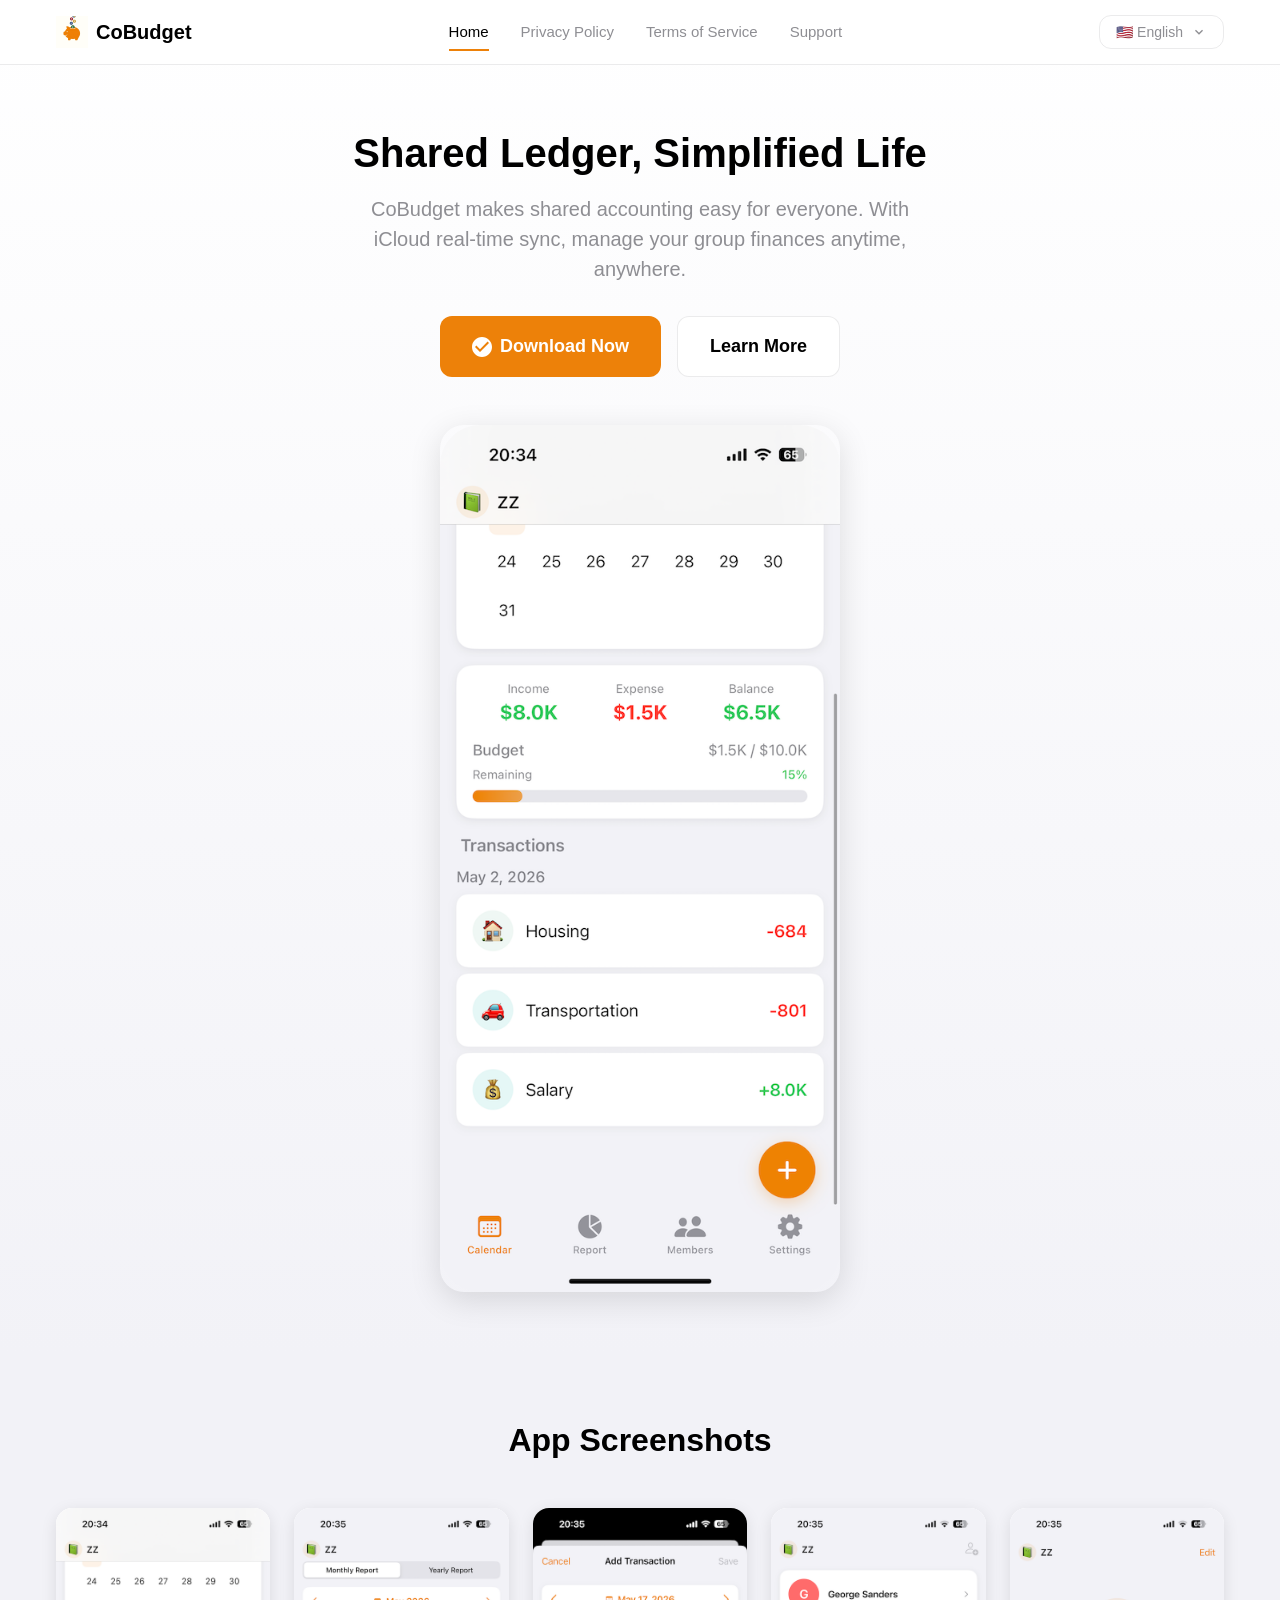
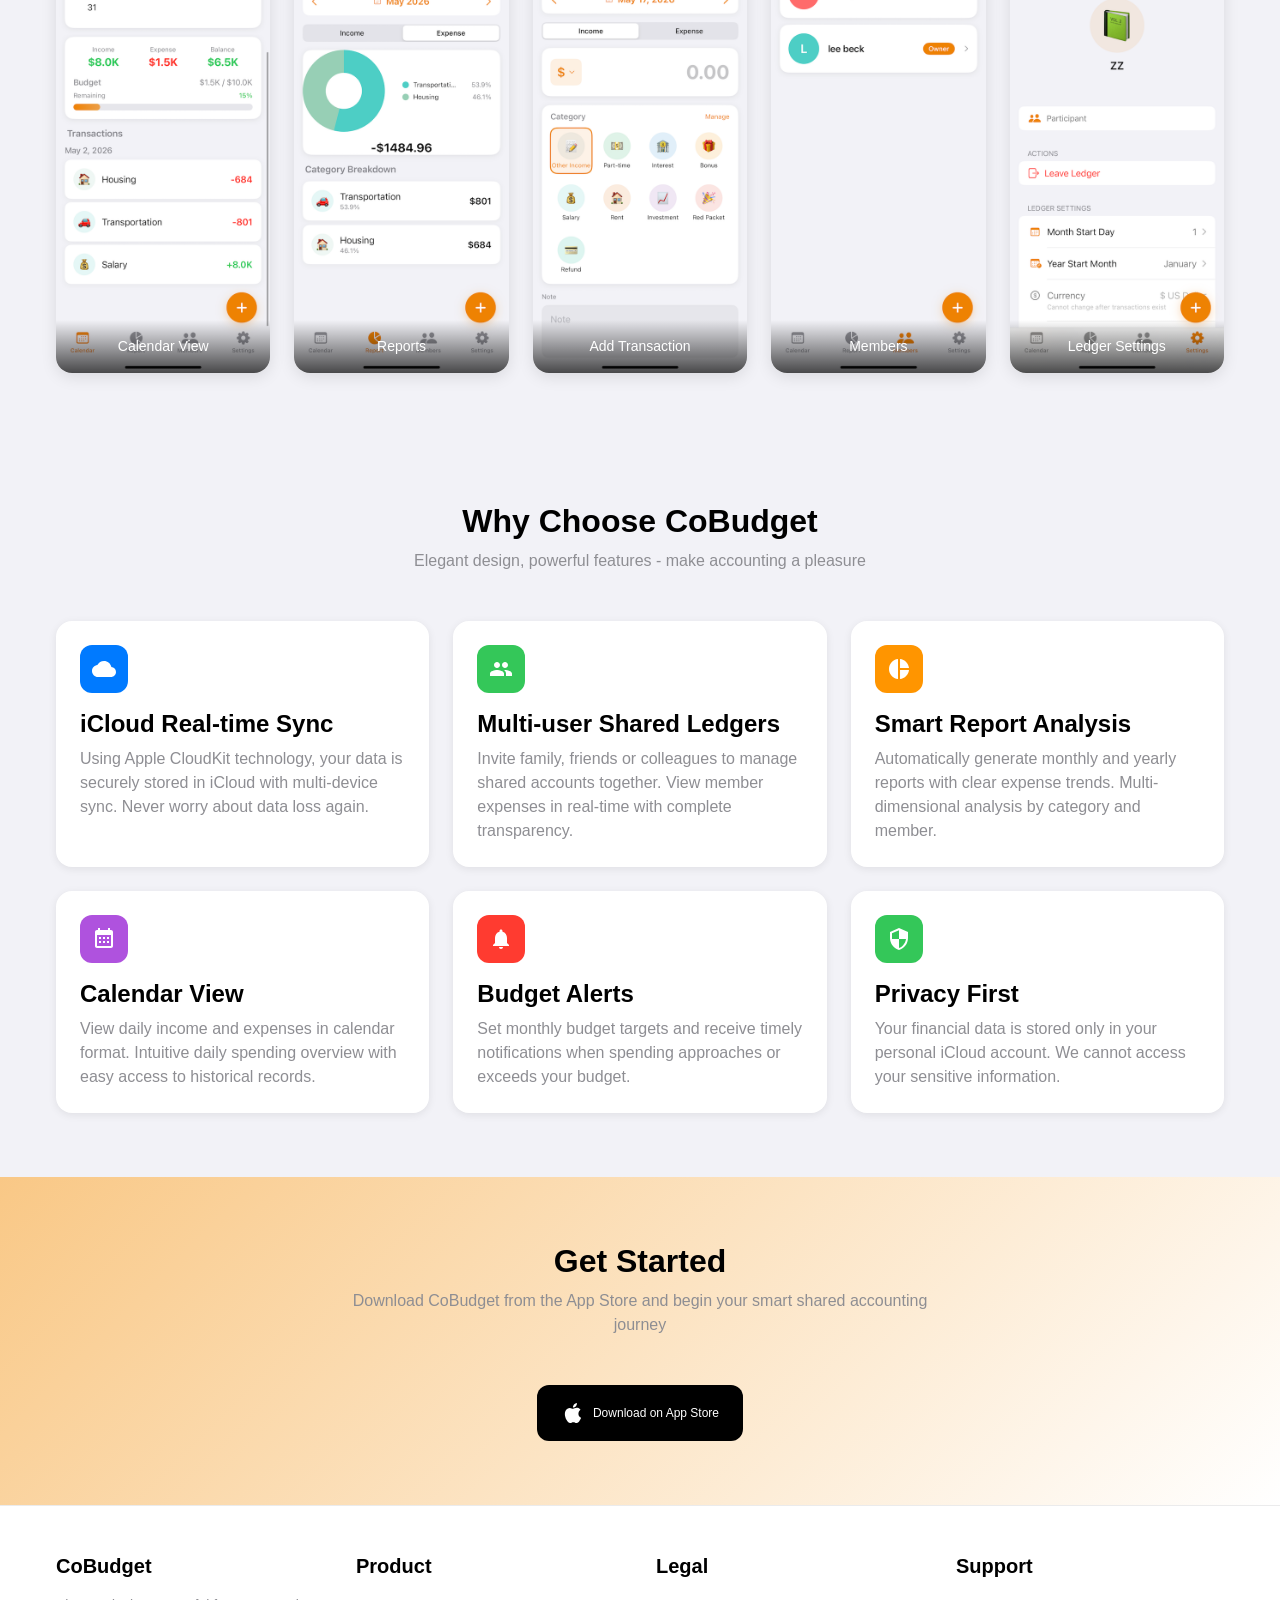
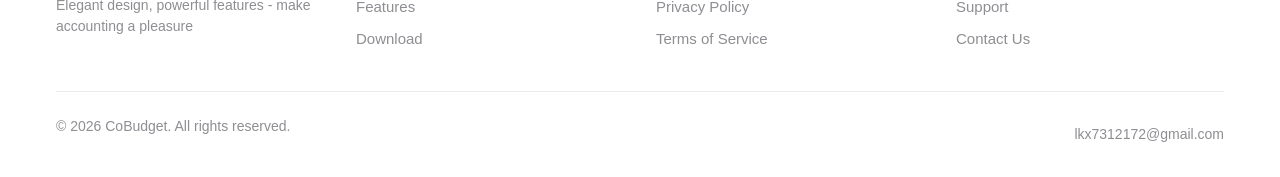
<file: index.html>
<!DOCTYPE html>
<html lang="zh-CN">
<head>
  <meta charset="UTF-8">
  <meta name="viewport" content="width=device-width, initial-scale=1.0">
  <meta name="description" data-i18n-title="hero.subtitle" content="CoBudget - 多人共享记账应用，让财务记录变得简单。支持 iCloud 同步，多人协作，实时了解团队开支。">
  <meta name="theme-color" content="#ED8109">
  <title data-i18n="hero.title">CoBudget - 共享记账，简化生活</title>
  <link rel="stylesheet" href="css/styles.css">
</head>
<body>
  <!-- Navigation -->
  <nav class="navbar">
    <div class="container">
      <a href="index.html" class="nav-logo">
        <img src="assets/images/logo/CoBudget.png" alt="CoBudget Logo" style="width: 32px; height: 32px; object-fit: contain;">
        <span>CoBudget</span>
      </a>
      <div class="nav-toggle" onclick="toggleMobileMenu()">
        <span></span>
        <span></span>
        <span></span>
      </div>
      <div class="nav-links" id="navLinks">
        <a href="index.html" class="active" data-i18n="nav.home">首页</a>
        <a href="privacy.html" data-i18n="nav.privacy">隐私协议</a>
        <a href="terms.html" data-i18n="nav.terms">用户政策</a>
        <a href="support.html" data-i18n="nav.support">技术支持</a>
      </div>
      <div class="navbar-right">
        <!-- Language Selector -->
        <div class="language-selector" id="language-selector">
          <button class="language-btn" onclick="toggleLanguageDropdown()" type="button">
            <span class="current-lang">🌐 Language</span>
            <svg width="16" height="16" viewBox="0 0 24 24" fill="none" xmlns="http://www.w3.org/2000/svg">
              <path d="M7.41 8.59L12 13.17l4.59-4.58L18 10l-6 6-6-6 1.41-1.41z" fill="currentColor"/>
            </svg>
          </button>
          <div class="lang-dropdown">
            <!-- Populated by i18n.js -->
          </div>
        </div>
      </div>
    </div>
  </nav>

  <!-- Hero Section -->
  <section class="hero">
    <div class="container">
      <div class="hero-content fade-in">
        <h1 data-i18n="hero.title">共享记账，简化生活</h1>
        <p class="hero-subtitle" data-i18n="hero.subtitle">CoBudget 让多人共享记账变得轻松。支持 iCloud 实时同步，随时随地掌握团队财务。</p>
        <div class="hero-buttons">
          <a href="#download" class="btn btn-primary btn-lg">
            <svg width="20" height="20" viewBox="0 0 20 20" fill="none" xmlns="http://www.w3.org/2000/svg">
              <path d="M10 0C4.48 0 0 4.48 0 10s4.48 10 10 10 10-4.48 10-10S15.52 0 10 0zm-2 15l-5-5 1.41-1.41L8 12.17l7.59-7.59L17 6l-9 9z" fill="currentColor"/>
            </svg>
            <span data-i18n="hero.download">立即下载</span>
          </a>
          <a href="support.html" class="btn btn-secondary btn-lg" data-i18n="hero.learnMore">了解更多</a>
        </div>
      </div>
      <div class="hero-image fade-in fade-in-delay-1">
        <img src="assets/images/en/1.PNG" alt="CoBudget App" style="width: 100%; border-radius: 40px;">
      </div>
    </div>
  </section>

  <!-- Screenshots Section -->
  <section class="section screenshots" id="screenshots">
    <div class="container">
      <div class="section-header">
        <h2 data-i18n="screenshots.title">应用截图</h2>
      </div>
      <div class="screenshots-grid">
        <div class="screenshot-item fade-in">
          <img data-screenshot="1" src="assets/images/en/1.PNG" alt="Calendar">
          <div class="screenshot-label" data-i18n="screenshots.calendar">日历视图</div>
        </div>
        <div class="screenshot-item fade-in fade-in-delay-1">
          <img data-screenshot="2" src="assets/images/en/2.PNG" alt="Reports">
          <div class="screenshot-label" data-i18n="screenshots.report">报表分析</div>
        </div>
        <div class="screenshot-item fade-in fade-in-delay-2">
          <img data-screenshot="3" src="assets/images/en/3.PNG" alt="Add Transaction">
          <div class="screenshot-label" data-i18n="screenshots.add_transaction">添加交易</div>
        </div>
        <div class="screenshot-item fade-in fade-in-delay-3">
          <img data-screenshot="4" src="assets/images/en/4.PNG" alt="Members">
          <div class="screenshot-label" data-i18n="screenshots.members">成员管理</div>
        </div>
        <div class="screenshot-item fade-in fade-in-delay-4">
          <img data-screenshot="5" src="assets/images/en/5.PNG" alt="Settings">
          <div class="screenshot-label" data-i18n="screenshots.settings">账本设置</div>
        </div>
      </div>
    </div>
  </section>

  <!-- Features Section -->
  <section class="section features" id="features">
    <div class="container">
      <div class="section-header">
        <h2 data-i18n="features.title">为什么选择 CoBudget</h2>
        <p data-i18n="features.subtitle">简洁设计，强大功能，让记账成为一件愉快的事</p>
      </div>
      <div class="features-grid">
        <!-- Feature 1: iCloud Sync -->
        <div class="card fade-in">
          <div class="card-icon blue">
            <svg viewBox="0 0 24 24" fill="none" xmlns="http://www.w3.org/2000/svg">
              <path d="M19.35 10.04C18.67 6.59 15.64 4 12 4 9.11 4 6.6 5.64 5.35 8.04 2.34 8.36 0 10.91 0 14c0 3.31 2.69 6 6 6h13c2.76 0 5-2.24 5-5 0-2.64-2.05-4.78-4.65-4.96z" fill="currentColor"/>
            </svg>
          </div>
          <h3 data-i18n="features.icloud_title">iCloud 实时同步</h3>
          <p data-i18n="features.icloud_desc">使用 Apple CloudKit 技术，您的数据安全存储在 iCloud，随时随地多设备同步，再也不用担心数据丢失。</p>
        </div>

        <!-- Feature 2: Multi-user -->
        <div class="card fade-in fade-in-delay-1">
          <div class="card-icon green">
            <svg viewBox="0 0 24 24" fill="none" xmlns="http://www.w3.org/2000/svg">
              <path d="M16 11c1.66 0 2.99-1.34 2.99-3S17.66 5 16 5c-1.66 0-3 1.34-3 3s1.34 3 3 3zm-8 0c1.66 0 2.99-1.34 2.99-3S9.66 5 8 5C6.34 5 5 6.34 5 8s1.34 3 3 3zm0 2c-2.33 0-7 1.17-7 3.5V19h14v-2.5c0-2.33-4.67-3.5-7-3.5zm8 0c-.29 0-.62.02-.97.05 1.16.84 1.97 1.97 1.97 3.45V19h6v-2.5c0-2.33-4.67-3.5-7-3.5z" fill="currentColor"/>
            </svg>
          </div>
          <h3 data-i18n="features.multiuser_title">多人共享账本</h3>
          <p data-i18n="features.multiuser_desc">邀请家人、朋友或同事一起管理共同账本。实时查看成员消费，所有人共同维护一个账本，透明公开。</p>
        </div>

        <!-- Feature 3: Reports -->
        <div class="card fade-in fade-in-delay-2">
          <div class="card-icon orange">
            <svg viewBox="0 0 24 24" fill="none" xmlns="http://www.w3.org/2000/svg">
              <path d="M11 2v20c-5.07-.5-9-4.79-9-10s3.93-9.5 9-10zm2.03 0v8.99H22c-.47-4.74-4.24-8.52-8.97-8.99zm0 11.01V22c4.74-.47 8.5-4.25 8.97-8.99h-8.97z" fill="currentColor"/>
            </svg>
          </div>
          <h3 data-i18n="features.report_title">智能报表分析</h3>
          <p data-i18n="features.report_desc">自动生成月度、年度报表，清晰展示收支趋势。按类别、成员多维度分析，让您的财务状况一目了然。</p>
        </div>

        <!-- Feature 4: Calendar View -->
        <div class="card fade-in">
          <div class="card-icon purple">
            <svg viewBox="0 0 24 24" fill="none" xmlns="http://www.w3.org/2000/svg">
              <path d="M19 3h-1V1h-2v2H8V1H6v2H5c-1.11 0-1.99.9-1.99 2L3 19c0 1.1.89 2 2 2h14c1.1 0 2-.9 2-2V5c0-1.1-.9-2-2-2zm0 16H5V8h14v11zM9 10H7v2h2v-2zm4 0h-2v2h2v-2zm4 0h-2v2h2v-2zm-8 4H7v2h2v-2zm4 0h-2v2h2v-2zm4 0h-2v2h2v-2z" fill="currentColor"/>
            </svg>
          </div>
          <h3 data-i18n="features.calendar_title">日历视图</h3>
          <p data-i18n="features.calendar_desc">以日历形式查看每日收支记录，直观了解每一天的消费情况，轻松追溯历史账单。</p>
        </div>

        <!-- Feature 5: Budget Alerts -->
        <div class="card fade-in fade-in-delay-1">
          <div class="card-icon red">
            <svg viewBox="0 0 24 24" fill="none" xmlns="http://www.w3.org/2000/svg">
              <path d="M12 22c1.1 0 2-.9 2-2h-4c0 1.1.89 2 2 2zm6-6v-5c0-3.07-1.64-5.64-4.5-6.32V4c0-.83-.67-1.5-1.5-1.5s-1.5.67-1.5 1.5v.68C7.63 5.36 6 7.92 6 11v5l-2 2v1h16v-1l-2-2z" fill="currentColor"/>
            </svg>
          </div>
          <h3 data-i18n="features.budget_title">预算提醒</h3>
          <p data-i18n="features.budget_desc">设置每月预算目标，当消费接近或超过预算时，及时推送提醒，帮助您理性消费。</p>
        </div>

        <!-- Feature 6: Privacy First -->
        <div class="card fade-in fade-in-delay-2">
          <div class="card-icon green">
            <svg viewBox="0 0 24 24" fill="none" xmlns="http://www.w3.org/2000/svg">
              <path d="M12 1L3 5v6c0 5.55 3.84 10.74 9 12 5.16-1.26 9-6.45 9-12V5l-9-4zm0 10.99h7c-.53 4.12-3.28 7.79-7 8.94V12H5V6.3l7-3.11v8.8z" fill="currentColor"/>
            </svg>
          </div>
          <h3 data-i18n="features.privacy_title">隐私优先</h3>
          <p data-i18n="features.privacy_desc">您的财务数据仅存储在您的 iCloud 账户中。我们无法访问您的敏感信息，保护您的隐私安全。</p>
        </div>
      </div>
    </div>
  </section>

  <!-- Download Section -->
  <section class="section download" id="download">
    <div class="container">
      <div class="section-header">
        <h2 data-i18n="download.title">立即开始</h2>
        <p data-i18n="download.subtitle">在 App Store 下载 CoBudget，开启智能共享记账之旅</p>
      </div>
      <div class="download-buttons">
        <a href="https://apps.apple.com/app/id6767527430" class="store-badge" title="在 App Store 下载 CoBudget" target="_blank" rel="noopener noreferrer">
          <svg viewBox="0 0 24 24" fill="currentColor" xmlns="http://www.w3.org/2000/svg">
            <path d="M18.71 19.5c-.83 1.24-1.71 2.45-3.05 2.47-1.34.03-1.77-.79-3.29-.79-1.53 0-2 .77-3.27.82-1.31.05-2.3-1.32-3.14-2.53C4.25 17 2.94 12.45 4.7 9.39c.87-1.52 2.43-2.48 4.12-2.51 1.28-.02 2.5.87 3.29.87.78 0 2.26-1.07 3.81-.91.65.03 2.47.26 3.64 1.98-.09.06-2.17 1.28-2.15 3.81.03 3.02 2.65 4.03 2.68 4.04-.03.07-.42 1.44-1.38 2.83M13 3.5c.73-.83 1.94-1.46 2.94-1.5.13 1.17-.34 2.35-1.04 3.19-.69.85-1.83 1.51-2.95 1.42-.15-1.15.41-2.35 1.05-3.11z"/>
          </svg>
          <div class="store-badge-text">
            <span data-i18n="download.appstore">下载 App Store</span>
          </div>
        </a>
      </div>
    </div>
  </section>

  <!-- Footer -->
  <footer class="footer">
    <div class="container">
      <div class="footer-content">
        <div class="footer-section">
          <h4>CoBudget</h4>
          <p class="text-secondary text-small" data-i18n="features.subtitle">多人共享记账，让财务记录变得简单。</p>
        </div>
        <div class="footer-section">
          <h4 data-i18n="footer.product">产品</h4>
          <ul>
            <li><a href="index.html#features" data-i18n="footer.features">功能特点</a></li>
            <li><a href="index.html#download" data-i18n="footer.download">下载</a></li>
          </ul>
        </div>
        <div class="footer-section">
          <h4 data-i18n="footer.legal">法律</h4>
          <ul>
            <li><a href="privacy.html" data-i18n="footer.privacy_policy">隐私协议</a></li>
            <li><a href="terms.html" data-i18n="footer.terms_of_service">用户政策</a></li>
          </ul>
        </div>
        <div class="footer-section">
          <h4 data-i18n="footer.support">支持</h4>
          <ul>
            <li><a href="support.html" data-i18n="nav.support">技术支持</a></li>
            <li><a href="mailto:lkx7312172@gmail.com" data-i18n="footer.contact_us">联系我们</a></li>
          </ul>
        </div>
      </div>
      <div class="footer-bottom">
        <p data-i18n="footer.copyright">© 2026 CoBudget. 保留所有权利。</p>
        <div class="footer-links">
          <a href="mailto:lkx7312172@gmail.com">lkx7312172@gmail.com</a>
        </div>
      </div>
    </div>
  </footer>

  <script src="js/i18n.js"></script>
  <script src="js/main.js"></script>
</body>
</html>
</file>
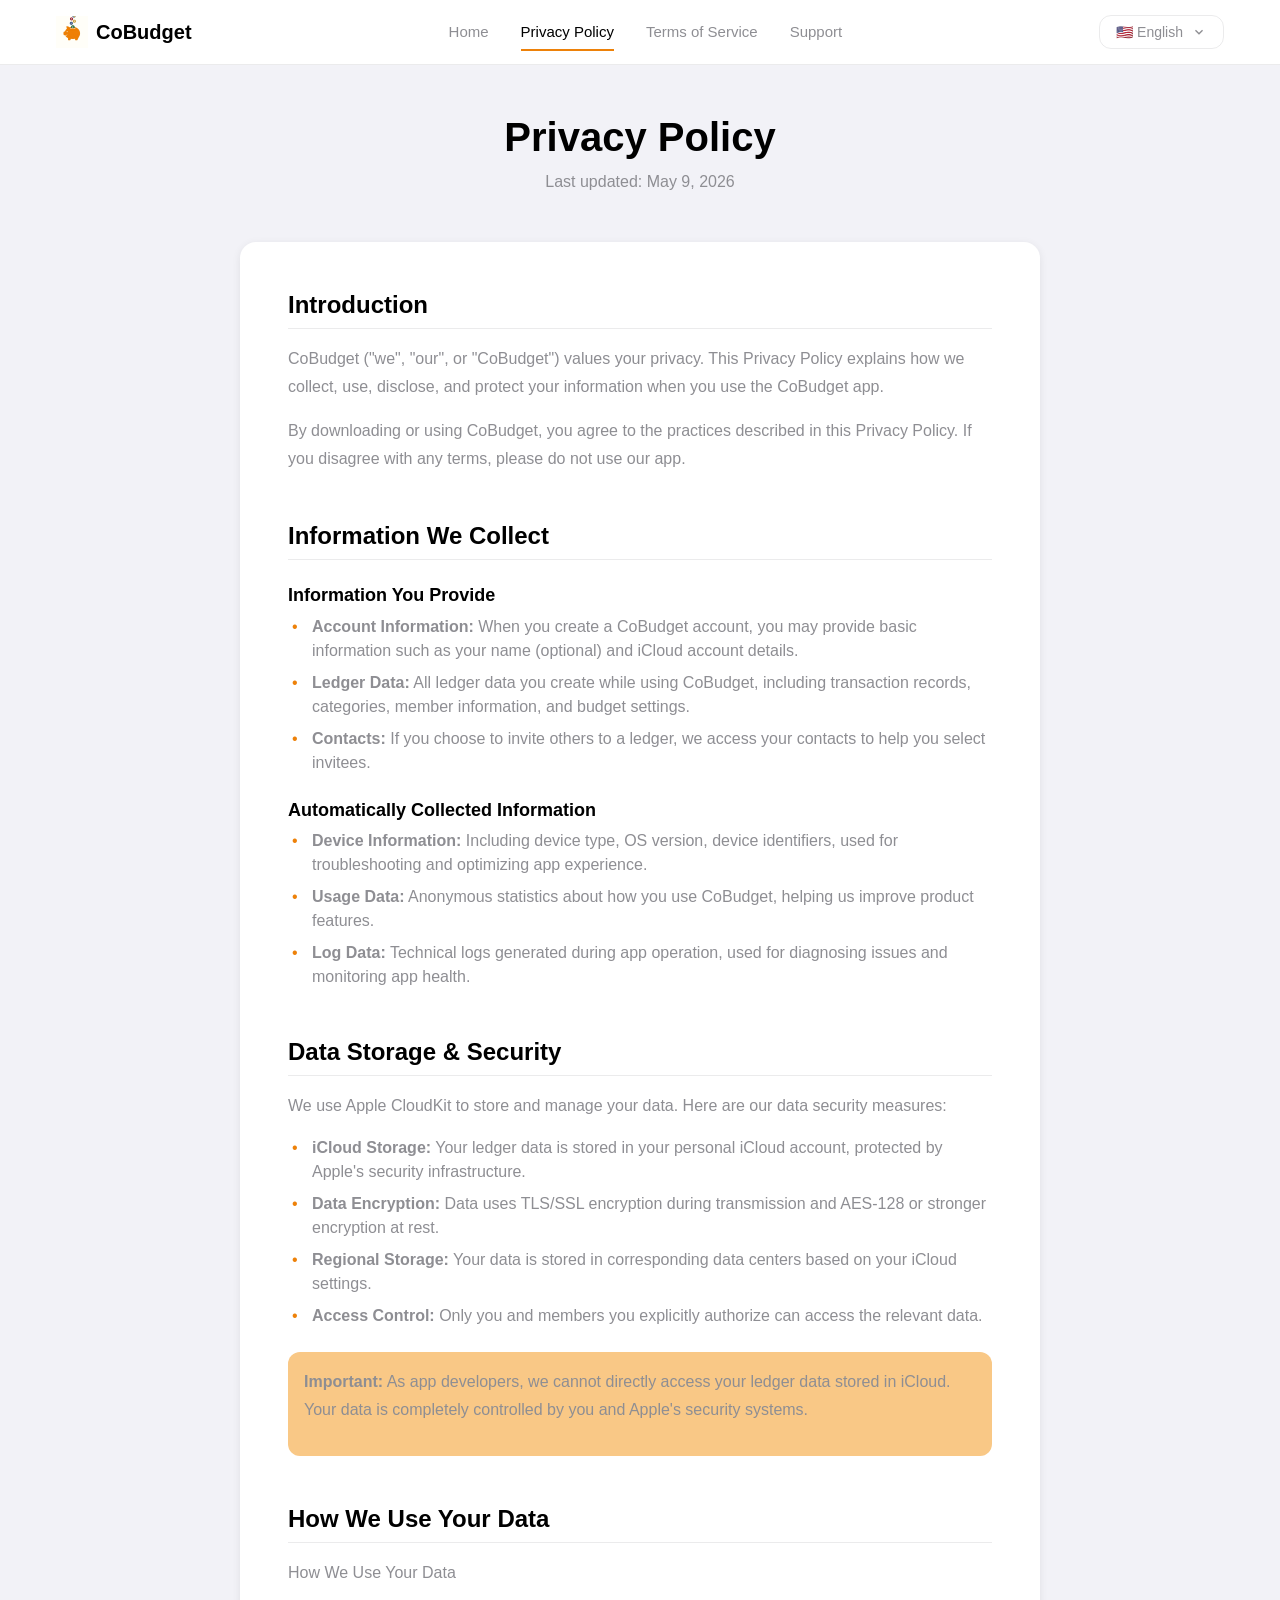
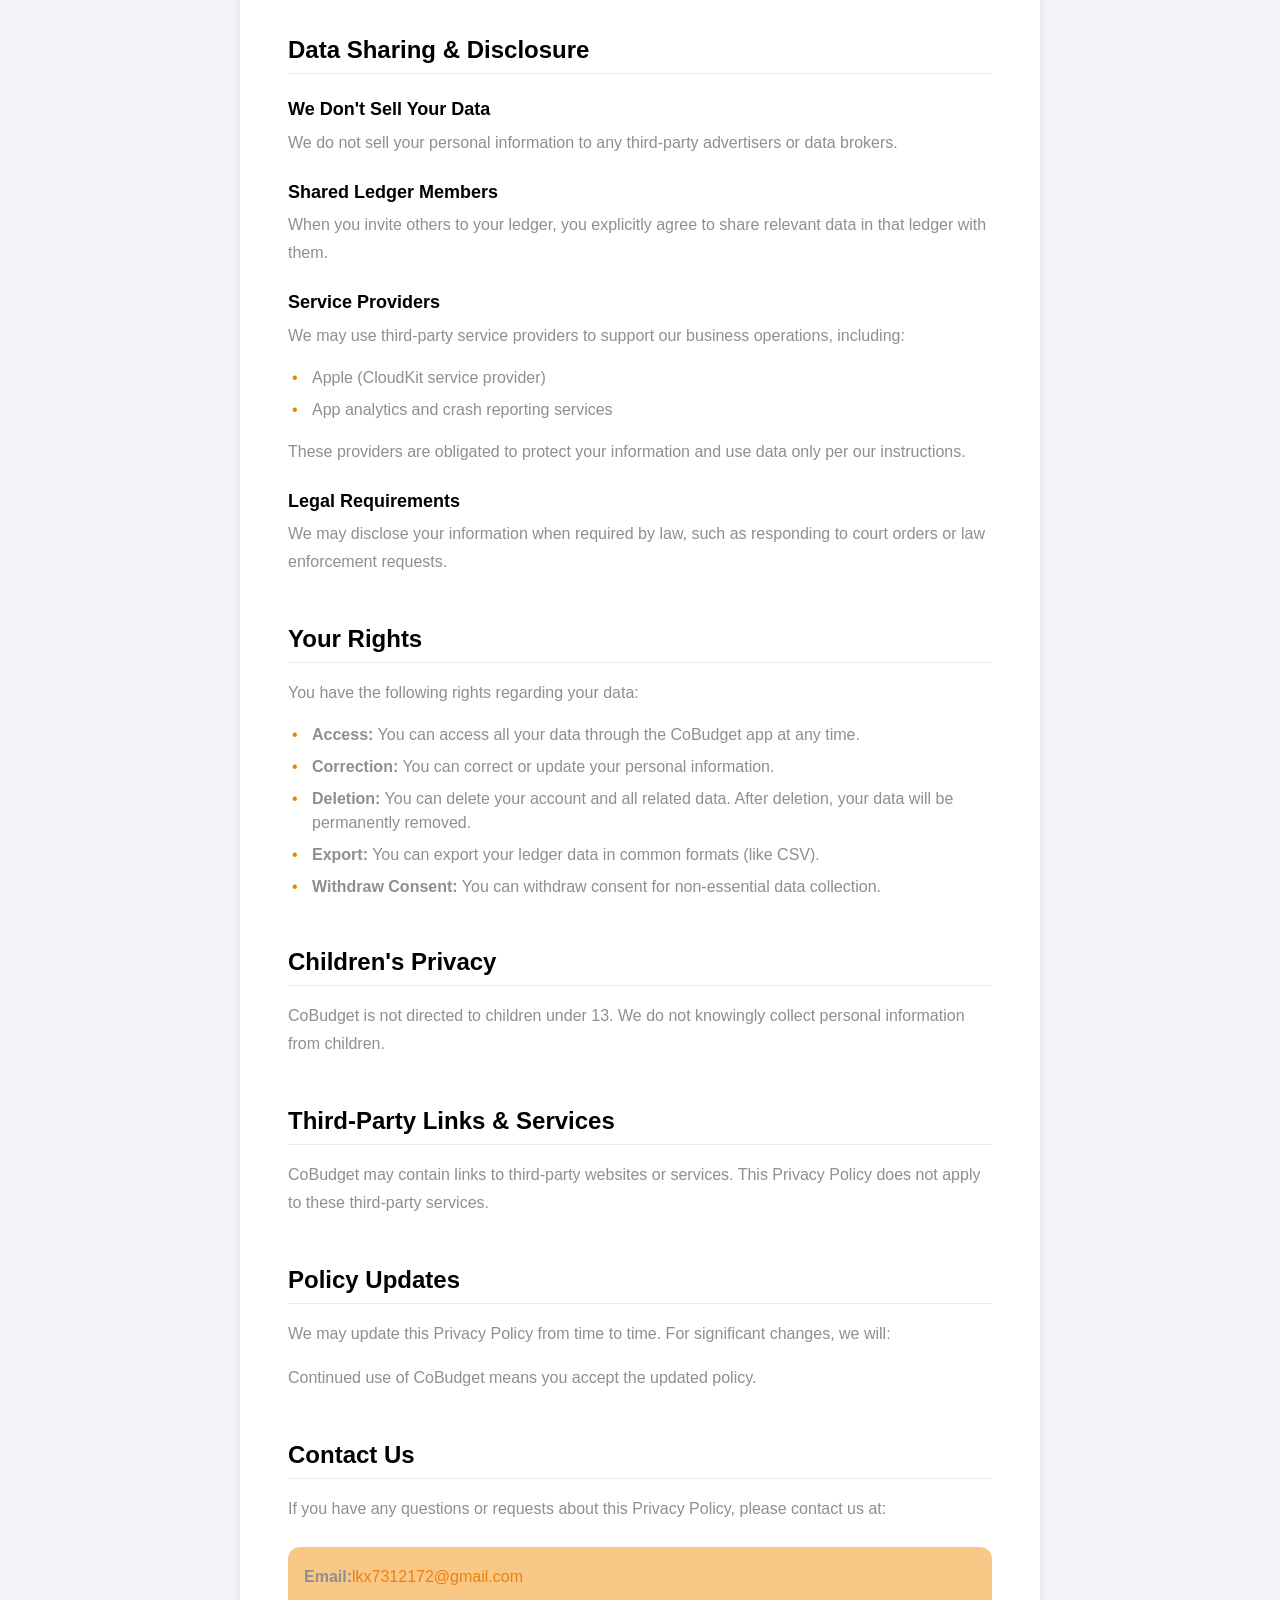
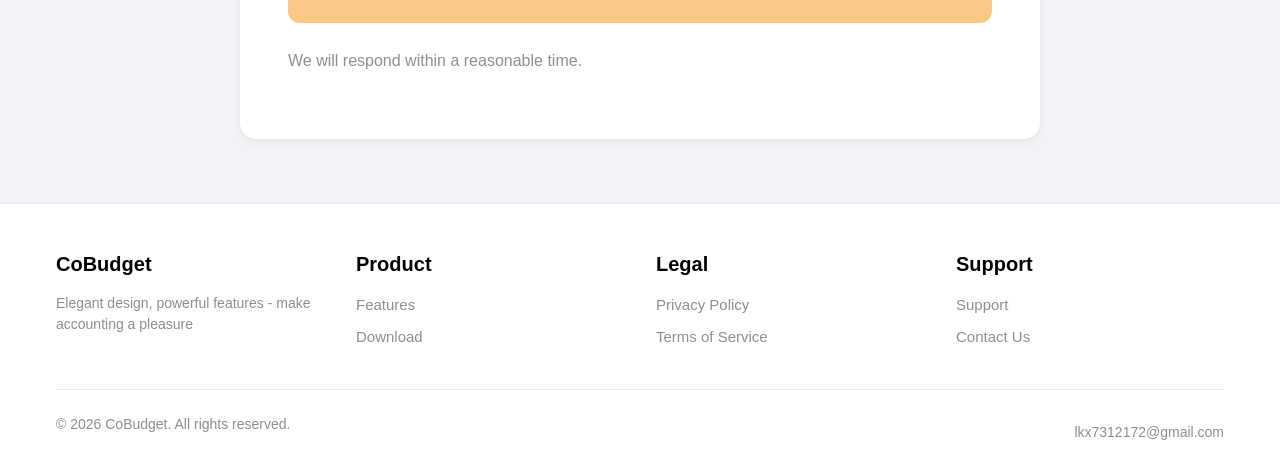
<file: privacy.html>
<!DOCTYPE html>
<html lang="zh-CN">
<head>
  <meta charset="UTF-8">
  <meta name="viewport" content="width=device-width, initial-scale=1.0">
  <meta name="description" data-i18n-title="privacy.privacy_policy" content="CoBudget 隐私协议 - 了解我们如何收集、使用和保护您的个人数据。">
  <meta name="theme-color" content="#ED8109">
  <title data-i18n="privacy.title">隐私协议 - CoBudget</title>
  <link rel="stylesheet" href="css/styles.css">
</head>
<body>
  <!-- Navigation -->
  <nav class="navbar">
    <div class="container">
      <a href="index.html" class="nav-logo">
        <img src="assets/images/logo/CoBudget.png" alt="CoBudget Logo" style="width: 32px; height: 32px; object-fit: contain;">
        <span>CoBudget</span>
      </a>
      <div class="nav-toggle" onclick="toggleMobileMenu()">
        <span></span>
        <span></span>
        <span></span>
      </div>
      <div class="nav-links" id="navLinks">
        <a href="index.html" data-i18n="nav.home">首页</a>
        <a href="privacy.html" class="active" data-i18n="nav.privacy">隐私协议</a>
        <a href="terms.html" data-i18n="nav.terms">用户政策</a>
        <a href="support.html" data-i18n="nav.support">技术支持</a>
      </div>
      <div class="navbar-right">
        <div class="language-selector" id="language-selector">
          <button class="language-btn" onclick="toggleLanguageDropdown()" type="button">
            <span class="current-lang">🌐 Language</span>
            <svg width="16" height="16" viewBox="0 0 24 24" fill="none" xmlns="http://www.w3.org/2000/svg">
              <path d="M7.41 8.59L12 13.17l4.59-4.58L18 10l-6 6-6-6 1.41-1.41z" fill="currentColor"/>
            </svg>
          </button>
          <div class="lang-dropdown"></div>
        </div>
      </div>
    </div>
  </nav>

  <!-- Legal Page Content -->
  <main class="legal-page">
    <div class="container">
      <div class="legal-container">
        <header class="legal-header">
          <h1 data-i18n="privacy.title">隐私协议</h1>
          <p class="text-secondary" data-i18n="privacy.last_updated">最后更新日期：2026年5月9日</p>
        </header>

        <div class="legal-content">
          <h2 data-i18n="privacy.intro_title">简介</h2>
          <p data-i18n="privacy.intro_p1">CoBudget（"我们"、"我们的"或"CoBudget"）非常重视您的隐私。本隐私协议解释了当您使用 CoBudget 应用时，我们如何收集、使用、披露和保护您的信息。请仔细阅读本协议，了解我们关于您个人信息的做法。</p>
          <p data-i18n="privacy.intro_p2">通过下载或使用 CoBudget，您同意接受本隐私协议中描述的实践。如果您不同意本协议的任何条款，请不要使用我们的应用。</p>

          <h2 data-i18n="privacy.data_collected_title">我们收集的信息</h2>
          <h3 data-i18n="privacy.data_provided_title">您提供的信息</h3>
          <ul>
            <li data-i18n-html="privacy.data_provided_l1"><strong>账户信息：</strong>当您创建 CoBudget 账户时，您可能需要提供基本信息，如您的姓名（可选）和 iCloud 账户信息。</li>
            <li data-i18n-html="privacy.data_provided_l2"><strong>账本数据：</strong>您在使用 CoBudget 时创建的所有账本数据，包括交易记录、分类、成员信息、预算设置等。</li>
            <li data-i18n-html="privacy.data_provided_l3"><strong>通讯录信息：</strong>如果您选择邀请他人加入账本，我们会访问您的通讯录以便您选择邀请对象。</li>
          </ul>

          <h3 data-i18n="privacy.data_auto_title">自动收集的信息</h3>
          <ul>
            <li data-i18n-html="privacy.data_auto_l1"><strong>设备信息：</strong>包括设备类型、操作系统版本、设备标识符等，用于故障排除和优化应用体验。</li>
            <li data-i18n-html="privacy.data_auto_l2"><strong>使用数据：</strong>关于您如何使用 CoBudget 的匿名统计数据，帮助我们改进产品功能。</li>
            <li data-i18n-html="privacy.data_auto_l3"><strong>日志数据：</strong>应用运行时产生的技术日志，用于诊断问题和监控应用健康状态。</li>
          </ul>

          <h2 data-i18n="privacy.data_storage_title">数据存储与安全</h2>
          <p data-i18n="privacy.data_storage_p">我们采用 Apple 的 CloudKit 服务来存储和管理您的数据。以下是我们数据安全措施的说明：</p>
          <ul>
            <li data-i18n-html="privacy.data_storage_l1"><strong>iCloud 存储：</strong>您的账本数据存储在您的个人 iCloud 账户中，由 Apple 的安全基础设施保护。</li>
            <li data-i18n-html="privacy.data_storage_l2"><strong>数据加密：</strong>数据在传输过程中使用 TLS/SSL 加密，存储时使用 AES-128 或更强的加密标准。</li>
            <li data-i18n-html="privacy.data_storage_l3"><strong>区域存储：</strong>您的数据会根据您的 iCloud 设置存储在相应的数据中心。</li>
            <li data-i18n-html="privacy.data_storage_l4"><strong>访问控制：</strong>只有您和您明确授权的账本成员可以访问相关数据。</li>
          </ul>

          <div class="highlight-box">
            <p data-i18n-html="privacy.important_note"><strong>重要提示：</strong>我们作为应用开发者，无法直接访问您存储在 iCloud 中的账本数据。您的数据完全由您和 Apple 的安全系统控制。</p>
          </div>

          <h2 data-i18n="privacy.data_usage_title">数据使用目的</h2>
          <p data-i18n="privacy.data_usage_title">我们收集的信息用于以下目的：</p>
          <ul id="usage-list">
            <!-- Populated by i18n.js -->
          </ul>

          <h2 data-i18n="privacy.data_sharing_title">数据共享与披露</h2>
          <h3 data-i18n="privacy.no_sell_title">我们不会出售您的数据</h3>
          <p data-i18n="privacy.no_sell_p">我们不会将您的个人信息出售给任何第三方广告商或数据经纪商。</p>

          <h3 data-i18n="privacy.shared_members_title">共享账本成员</h3>
          <p data-i18n="privacy.shared_members_p">当您邀请他人加入您的账本时，您明确同意与他们共享该账本中的相关数据。共享的内容取决于您的邀请设置。</p>

          <h3 data-i18n="privacy.providers_title">服务提供商</h3>
          <p data-i18n="privacy.providers_p">我们可能使用第三方服务提供商来支持我们的业务运营，包括：</p>
          <ul>
            <li data-i18n="privacy.providers_l1">Apple（CloudKit 服务提供商）</li>
            <li data-i18n="privacy.providers_l2">应用分析和崩溃报告服务</li>
          </ul>
          <p data-i18n="privacy.providers_p2">这些提供商有义务保护您的信息，并仅按照我们的指示使用数据。</p>

          <h3 data-i18n="privacy.legal_title">法律要求</h3>
          <p data-i18n="privacy.legal_p">在法律要求的情况下，如响应法院命令、执法机构请求或保护我们的合法权益时，我们可能会披露您的信息。</p>

          <h2 data-i18n="privacy.your_rights_title">您的权利</h2>
          <p data-i18n="privacy.your_rights_p">您对您的数据拥有以下权利：</p>
          <ul>
            <li data-i18n-html="privacy.your_rights_l1"><strong>访问权：</strong>您可以随时通过 CoBudget 应用访问您的所有数据。</li>
            <li data-i18n-html="privacy.your_rights_l2"><strong>更正权：</strong>您可以更正或更新您的个人信息。</li>
            <li data-i18n-html="privacy.your_rights_l3"><strong>删除权：</strong>您可以删除您的账户和所有相关数据。删除账户后，您的数据将从我们的服务中永久移除。</li>
            <li data-i18n-html="privacy.your_rights_l4"><strong>导出权：</strong>您可以导出您的账本数据为通用格式（如 CSV）。</li>
            <li data-i18n-html="privacy.your_rights_l5"><strong>撤回同意权：</strong>您可以撤回对非必要数据收集的同意。</li>
          </ul>

          <h2 data-i18n="privacy.children_title">儿童隐私</h2>
          <p data-i18n="privacy.children_p">CoBudget 不面向 13 岁以下的儿童，我们不会故意收集儿童的个人信息。如果您认为我们错误地收集了儿童的信息，请联系我们，我们会立即删除相关数据。</p>

          <h2 data-i18n="privacy.third_party_title">第三方链接和服务</h2>
          <p data-i18n="privacy.third_party_p">CoBudget 可能包含指向第三方网站或服务的链接。本隐私协议不适用于这些第三方服务。我们建议您查看这些第三方服务的隐私政策。</p>

          <h2 data-i18n="privacy.updates_title">本协议的更新</h2>
          <p data-i18n="privacy.updates_p">我们可能会不时更新本隐私协议。当我们进行重大更改时，我们会：</p>
          <ul id="updates-list">
            <!-- Populated by i18n.js -->
          </ul>
          <p data-i18n="privacy.updates_p2">继续使用 CoBudget 即表示您接受更新后的协议。</p>

          <h2 data-i18n="privacy.contact_title">联系我们</h2>
          <p data-i18n="privacy.contact_p">如果您对本隐私协议有任何疑问、担忧或请求，请通过以下方式联系我们：</p>
          <div class="highlight-box">
            <p><strong data-i18n="privacy.contact_email">电子邮件：</strong><a href="mailto:lkx7312172@gmail.com">lkx7312172@gmail.com</a></p>
          </div>
          <p data-i18n="privacy.contact_p2">我们将在合理的时间内回复您的请求。</p>
        </div>
      </div>
    </div>
  </main>

  <!-- Footer -->
  <footer class="footer">
    <div class="container">
      <div class="footer-content">
        <div class="footer-section">
          <h4>CoBudget</h4>
          <p class="text-secondary text-small" data-i18n="features.subtitle">多人共享记账，让财务记录变得简单。</p>
        </div>
        <div class="footer-section">
          <h4 data-i18n="footer.product">产品</h4>
          <ul>
            <li><a href="index.html#features" data-i18n="footer.features">功能特点</a></li>
            <li><a href="index.html#download" data-i18n="footer.download">下载</a></li>
          </ul>
        </div>
        <div class="footer-section">
          <h4 data-i18n="footer.legal">法律</h4>
          <ul>
            <li><a href="privacy.html" data-i18n="footer.privacy_policy">隐私协议</a></li>
            <li><a href="terms.html" data-i18n="footer.terms_of_service">用户政策</a></li>
          </ul>
        </div>
        <div class="footer-section">
          <h4 data-i18n="footer.support">支持</h4>
          <ul>
            <li><a href="support.html" data-i18n="nav.support">技术支持</a></li>
            <li><a href="mailto:lkx7312172@gmail.com" data-i18n="footer.contact_us">联系我们</a></li>
          </ul>
        </div>
      </div>
      <div class="footer-bottom">
        <p data-i18n="footer.copyright">© 2026 CoBudget. 保留所有权利。</p>
        <div class="footer-links">
          <a href="mailto:lkx7312172@gmail.com">lkx7312172@gmail.com</a>
        </div>
      </div>
    </div>
  </footer>

  <script src="js/i18n.js"></script>
  <script src="js/main.js"></script>
</body>
</html>
</file>
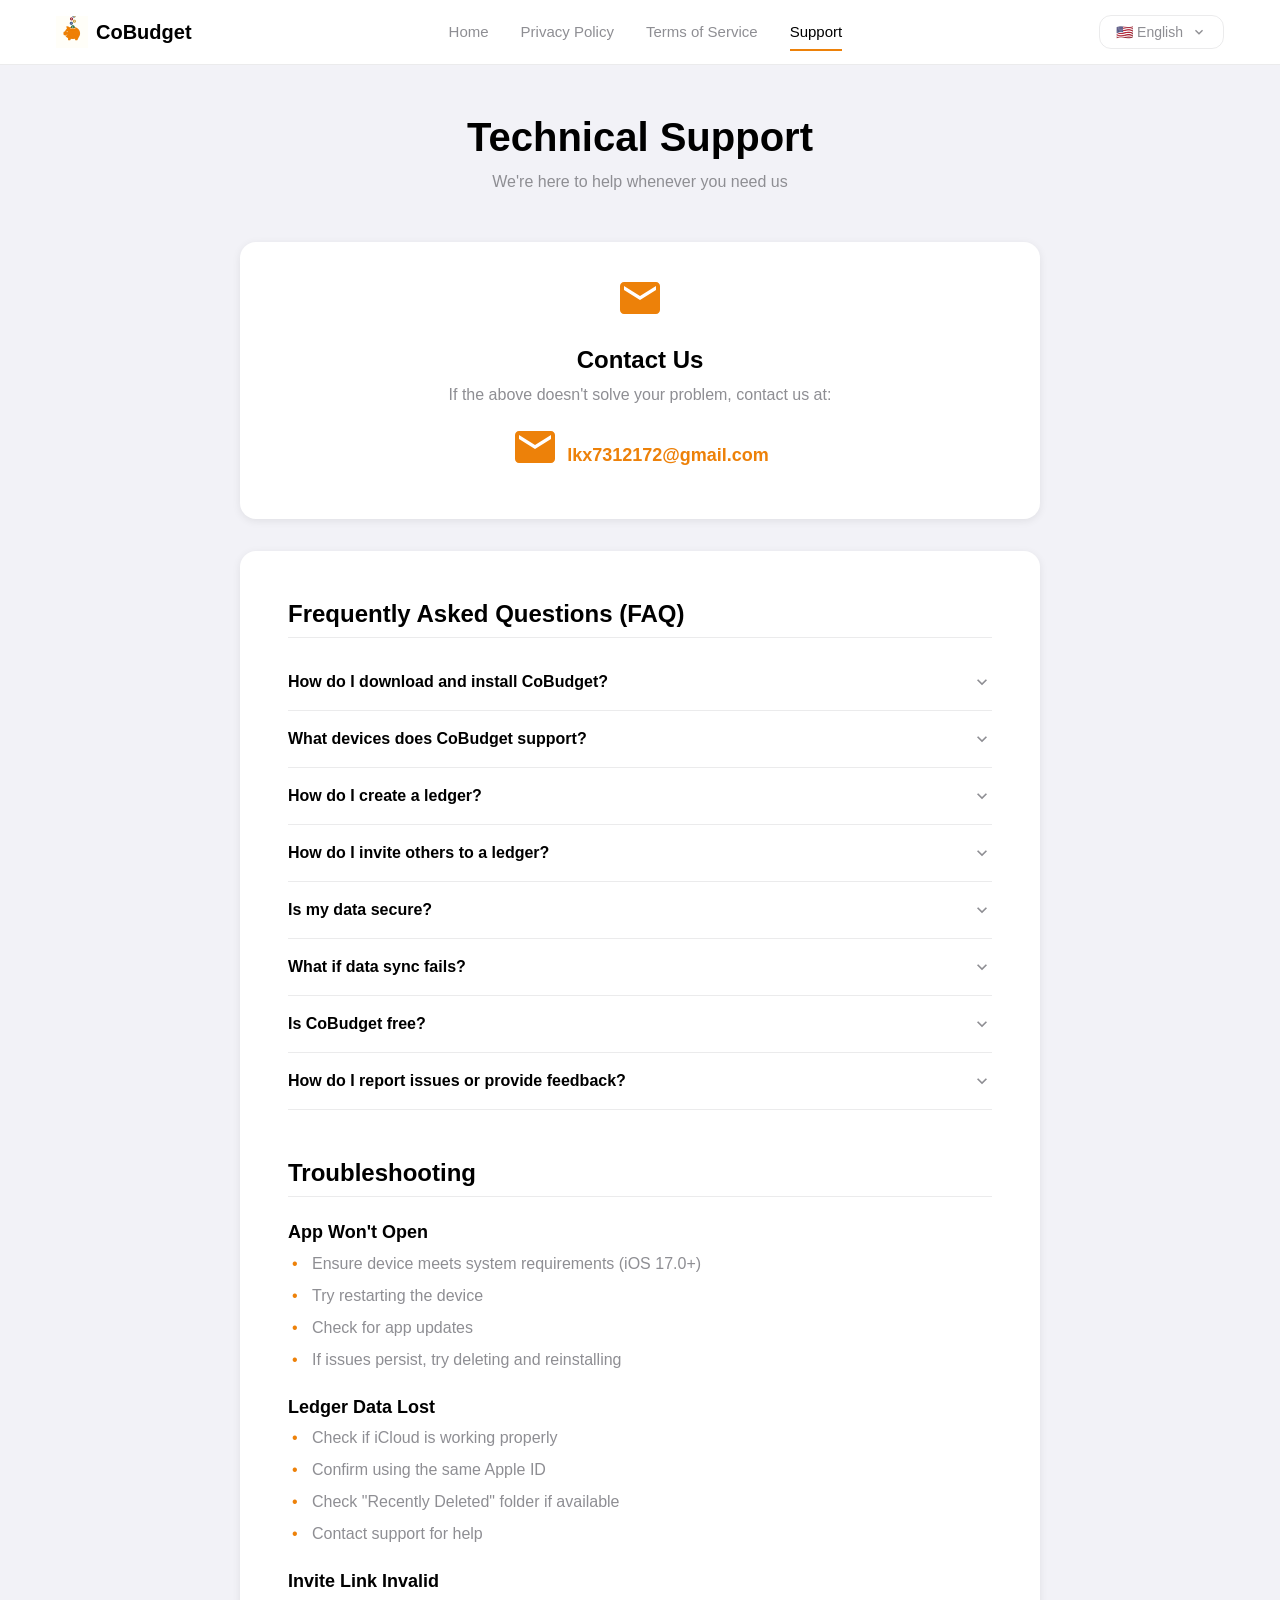
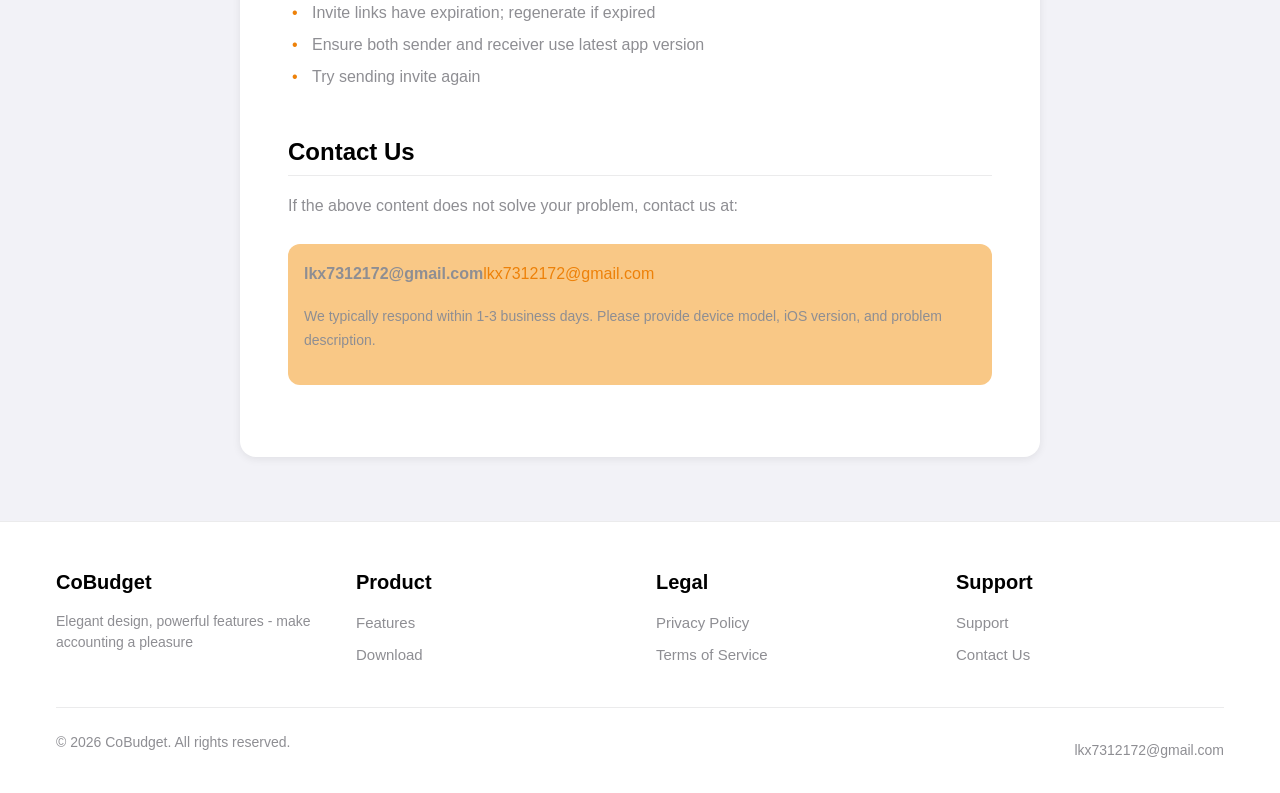
<file: support.html>
<!DOCTYPE html>
<html lang="zh-CN">
<head>
  <meta charset="UTF-8">
  <meta name="viewport" content="width=device-width, initial-scale=1.0">
  <meta name="description" data-i18n-title="support.support_title" content="CoBudget 技术支持 - 获取帮助、常见问题解答和联系我们的支持团队。">
  <meta name="theme-color" content="#ED8109">
  <title data-i18n="support.title">技术支持 - CoBudget</title>
  <link rel="stylesheet" href="css/styles.css">
</head>
<body>
  <!-- Navigation -->
  <nav class="navbar">
    <div class="container">
      <a href="index.html" class="nav-logo">
        <img src="assets/images/logo/CoBudget.png" alt="CoBudget Logo" style="width: 32px; height: 32px; object-fit: contain;">
        <span>CoBudget</span>
      </a>
      <div class="nav-toggle" onclick="toggleMobileMenu()">
        <span></span>
        <span></span>
        <span></span>
      </div>
      <div class="nav-links" id="navLinks">
        <a href="index.html" data-i18n="nav.home">首页</a>
        <a href="privacy.html" data-i18n="nav.privacy">隐私协议</a>
        <a href="terms.html" data-i18n="nav.terms">用户政策</a>
        <a href="support.html" class="active" data-i18n="nav.support">技术支持</a>
      </div>
      <div class="navbar-right">
        <div class="language-selector" id="language-selector">
          <button class="language-btn" onclick="toggleLanguageDropdown()" type="button">
            <span class="current-lang">🌐 Language</span>
            <svg width="16" height="16" viewBox="0 0 24 24" fill="none" xmlns="http://www.w3.org/2000/svg">
              <path d="M7.41 8.59L12 13.17l4.59-4.58L18 10l-6 6-6-6 1.41-1.41z" fill="currentColor"/>
            </svg>
          </button>
          <div class="lang-dropdown"></div>
        </div>
      </div>
    </div>
  </nav>

  <!-- Support Page Content -->
  <main class="legal-page">
    <div class="container">
      <div class="legal-container">
        <header class="legal-header">
          <h1 data-i18n="support.title">技术支持</h1>
          <p class="text-secondary" data-i18n="support.subtitle">我们随时为您提供帮助</p>
        </header>

        <!-- Contact Box -->
        <div class="contact-box mb-xl">
          <svg viewBox="0 0 24 24" fill="none" xmlns="http://www.w3.org/2000/svg">
            <path d="M20 4H4c-1.1 0-1.99.9-1.99 2L2 18c0 1.1.9 2 2 2h16c1.1 0 2-.9 2-2V6c0-1.1-.9-2-2-2zm0 4l-8 5-8-5V6l8 5 8-5v2z" fill="currentColor"/>
          </svg>
          <h3 data-i18n="support.contact_title">需要联系我们？</h3>
          <p data-i18n="support.contact_p">如果您没有找到所需答案，请通过电子邮件联系我们，我们会在 1-3 个工作日内回复您。</p>
          <a href="mailto:lkx7312172@gmail.com?subject=CoBudget技术支持" class="contact-email">
            <svg width="20" height="20" viewBox="0 0 24 24" fill="none" xmlns="http://www.w3.org/2000/svg">
              <path d="M20 4H4c-1.1 0-1.99.9-1.99 2L2 18c0 1.1.9 2 2 2h16c1.1 0 2-.9 2-2V6c0-1.1-.9-2-2-2zm0 4l-8 5-8-5V6l8 5 8-5v2z" fill="currentColor"/>
            </svg>
            <span data-i18n="support.contact_email">lkx7312172@gmail.com</span>
          </a>
        </div>

        <div class="legal-content">
          <h2 data-i18n="support.faq_title">常见问题 (FAQ)</h2>

          <!-- FAQ 1 -->
          <div class="faq-item">
            <div class="faq-question" onclick="toggleFaq(this)">
              <span data-i18n="support.faq1_q">如何下载和安装 CoBudget？</span>
              <svg width="20" height="20" viewBox="0 0 24 24" fill="none" xmlns="http://www.w3.org/2000/svg">
                <path d="M7.41 8.59L12 13.17l4.59-4.58L18 10l-6 6-6-6 1.41-1.41z" fill="currentColor"/>
              </svg>
            </div>
            <div class="faq-answer">
              <p data-i18n="support.faq1_a">CoBudget 目前正在开发中，即将上架 App Store。请在应用商店搜索"CoBudget"或访问我们的官网下载页面。当应用正式发布时，我们会第一时间通知您。</p>
            </div>
          </div>

          <!-- FAQ 2 -->
          <div class="faq-item">
            <div class="faq-question" onclick="toggleFaq(this)">
              <span data-i18n="support.faq2_q">CoBudget 支持哪些设备？</span>
              <svg width="20" height="20" viewBox="0 0 24 24" fill="none" xmlns="http://www.w3.org/2000/svg">
                <path d="M7.41 8.59L12 13.17l4.59-4.58L18 10l-6 6-6-6 1.41-1.41z" fill="currentColor"/>
              </svg>
            </div>
            <div class="faq-answer">
              <p data-i18n="support.faq2_a1">CoBudget 专为 iOS 设备设计，支持以下设备：</p>
              <ul>
                <li data-i18n="support.faq2_a_l1">iPhone（运行 iOS 17.0 或更高版本）</li>
                <li data-i18n="support.faq2_a_l2">iPad（运行 iPadOS 17.0 或更高版本）</li>
              </ul>
            </div>
          </div>

          <!-- FAQ 3 -->
          <div class="faq-item">
            <div class="faq-question" onclick="toggleFaq(this)">
              <span data-i18n="support.faq3_q">如何创建账本？</span>
              <svg width="20" height="20" viewBox="0 0 24 24" fill="none" xmlns="http://www.w3.org/2000/svg">
                <path d="M7.41 8.59L12 13.17l4.59-4.58L18 10l-6 6-6-6 1.41-1.41z" fill="currentColor"/>
              </svg>
            </div>
            <div class="faq-answer">
              <p data-i18n="support.faq3_p">创建账本非常简单：</p>
              <ul>
                <li data-i18n="support.faq3_l1">首次打开应用时，点击"创建账本"按钮</li>
                <li data-i18n="support.faq3_l2">设置账本名称和图标</li>
                <li data-i18n="support.faq3_l3">选择您的首选货币</li>
                <li data-i18n="support.faq3_l4">完成创建后，即可开始添加交易记录</li>
              </ul>
            </div>
          </div>

          <!-- FAQ 4 -->
          <div class="faq-item">
            <div class="faq-question" onclick="toggleFaq(this)">
              <span data-i18n="support.faq4_q">如何邀请他人加入账本？</span>
              <svg width="20" height="20" viewBox="0 0 24 24" fill="none" xmlns="http://www.w3.org/2000/svg">
                <path d="M7.41 8.59L12 13.17l4.59-4.58L18 10l-6 6-6-6 1.41-1.41z" fill="currentColor"/>
              </svg>
            </div>
            <div class="faq-answer">
              <p data-i18n="support.faq4_p">CoBudget 使用 Apple CloudKit 的共享功能来邀请成员：</p>
              <ul>
                <li data-i18n="support.faq4_l1">打开您想要共享的账本</li>
                <li data-i18n="support.faq4_l2">点击"成员"或设置图标</li>
                <li data-i18n="support.faq4_l3">选择"邀请成员"</li>
                <li data-i18n="support.faq4_l4">通过 iMessage、邮件或二维码分享邀请链接</li>
                <li data-i18n="support.faq4_l5">对方接受邀请后，即可查看和编辑账本</li>
              </ul>
              <p data-i18n="support.faq4_note">注意：所有成员都需要使用 Apple 设备并登录 iCloud 账户。</p>
            </div>
          </div>

          <!-- FAQ 5 -->
          <div class="faq-item">
            <div class="faq-question" onclick="toggleFaq(this)">
              <span data-i18n="support.faq5_q">我的数据安全吗？</span>
              <svg width="20" height="20" viewBox="0 0 24 24" fill="none" xmlns="http://www.w3.org/2000/svg">
                <path d="M7.41 8.59L12 13.17l4.59-4.58L18 10l-6 6-6-6 1.41-1.41z" fill="currentColor"/>
              </svg>
            </div>
            <div class="faq-answer">
              <p data-i18n="support.faq5_p">是的，您的数据安全是我们的首要任务：</p>
              <ul>
                <li data-i18n="support.faq5_l1">所有数据通过 Apple CloudKit 存储在您的个人 iCloud 账户中</li>
                <li data-i18n="support.faq5_l2">数据在传输和存储过程中都经过加密</li>
                <li data-i18n="support.faq5_l3">我们作为开发者无法访问您的账本数据</li>
                <li data-i18n="support.faq5_l4">只有您和您明确邀请的成员可以查看账本内容</li>
              </ul>
              <p><a href="privacy.html" data-i18n="support.faq5_link">了解更多，请查看我们的隐私协议。</a></p>
            </div>
          </div>

          <!-- FAQ 6 -->
          <div class="faq-item">
            <div class="faq-question" onclick="toggleFaq(this)">
              <span data-i18n="support.faq6_q">数据同步失败怎么办？</span>
              <svg width="20" height="20" viewBox="0 0 24 24" fill="none" xmlns="http://www.w3.org/2000/svg">
                <path d="M7.41 8.59L12 13.17l4.59-4.58L18 10l-6 6-6-6 1.41-1.41z" fill="currentColor"/>
              </svg>
            </div>
            <div class="faq-answer">
              <p data-i18n="support.faq6_p">如果遇到同步问题，请尝试以下步骤：</p>
              <ul>
                <li data-i18n-html="support.faq6_l1"><strong>检查网络连接：</strong>确保设备已连接到互联网</li>
                <li data-i18n-html="support.faq6_l2"><strong>检查 iCloud 状态：</strong>前往"设置" > "iCloud"，确认 iCloud 服务已开启</li>
                <li data-i18n-html="support.faq6_l3"><strong>重新登录 iCloud：</strong>有时重新登录可以解决同步问题</li>
                <li data-i18n-html="support.faq6_l4"><strong>重启应用：</strong>完全关闭 CoBudget 后重新打开</li>
                <li data-i18n-html="support.faq6_l5"><strong>更新系统：</strong>确保您的 iOS/iPadOS 系统是最新版本</li>
              </ul>
              <p data-i18n="support.faq6_note">如果问题持续存在，请联系我们的技术支持团队。</p>
            </div>
          </div>

          <!-- FAQ 9 -->
          <div class="faq-item">
            <div class="faq-question" onclick="toggleFaq(this)">
              <span data-i18n="support.faq9_q">CoBudget 是免费的吗？</span>
              <svg width="20" height="20" viewBox="0 0 24 24" fill="none" xmlns="http://www.w3.org/2000/svg">
                <path d="M7.41 8.59L12 13.17l4.59-4.58L18 10l-6 6-6-6 1.41-1.41z" fill="currentColor"/>
              </svg>
            </div>
            <div class="faq-answer">
              <p data-i18n="support.faq9_p">CoBudget 基础功能完全免费，您可以使用：</p>
              <ul>
                <li data-i18n="support.faq9_l1">创建和管理多个账本</li>
                <li data-i18n="support.faq9_l2">添加、编辑和删除交易记录</li>
                <li data-i18n="support.faq9_l3">iCloud 数据同步</li>
                <li data-i18n="support.faq9_l4">邀请成员协作</li>
                <li data-i18n="support.faq9_l5">基本报表功能</li>
                <li data-i18n="support.faq9_l6">日历视图</li>
              </ul>
              <p data-i18n="support.faq9_note">未来我们可能会推出高级功能，届时会在应用中提前通知您。</p>
            </div>
          </div>

          <!-- FAQ 10 -->
          <div class="faq-item">
            <div class="faq-question" onclick="toggleFaq(this)">
              <span data-i18n="support.faq10_q">如何报告问题或提供反馈？</span>
              <svg width="20" height="20" viewBox="0 0 24 24" fill="none" xmlns="http://www.w3.org/2000/svg">
                <path d="M7.41 8.59L12 13.17l4.59-4.58L18 10l-6 6-6-6 1.41-1.41z" fill="currentColor"/>
              </svg>
            </div>
            <div class="faq-answer">
              <p data-i18n="support.faq10_p">我们非常重视您的反馈！您可以通过以下方式联系我们：</p>
              <ul>
                <li data-i18n-html="support.faq10_l1"><strong>电子邮件：</strong>发送邮件至 <a href="mailto:lkx7312172@gmail.com">lkx7312172@gmail.com</a></li>
                <li data-i18n-html="support.faq10_l2"><strong>邮件主题建议：</strong>请在邮件标题中注明"问题反馈"、"功能建议"或"Bug 报告"</li>
                <li data-i18n-html="support.faq10_l3"><strong>提供信息：</strong>为帮助我们更快解决问题，请提供设备型号、iOS 版本和问题的详细描述</li>
              </ul>
            </div>
          </div>

          <h2 data-i18n="support.troubleshoot_title">故障排除</h2>

          <h3 data-i18n="support.troubleshoot_open_title">应用无法打开</h3>
          <ul>
            <li data-i18n="support.troubleshoot_open_l1">确保您的设备系统版本满足要求（iOS 17.0 或更高）</li>
            <li data-i18n="support.troubleshoot_open_l2">尝试重启设备</li>
            <li data-i18n="support.troubleshoot_open_l3">检查是否有待更新的应用版本</li>
            <li data-i18n="support.troubleshoot_open_l4">如果问题持续，尝试删除并重新安装应用</li>
          </ul>

          <h3 data-i18n="support.troubleshoot_data_title">账本数据丢失</h3>
          <ul>
            <li data-i18n="support.troubleshoot_data_l1">检查 iCloud 是否正常工作</li>
            <li data-i18n="support.troubleshoot_data_l2">确认您使用的是同一个 Apple ID</li>
            <li data-i18n="support.troubleshoot_data_l3">查看"最近删除"文件夹（如果有）</li>
            <li data-i18n="support.troubleshoot_data_l4">联系技术支持寻求帮助</li>
          </ul>

          <h3 data-i18n="support.troubleshoot_invite_title">邀请链接失效</h3>
          <ul>
            <li data-i18n="support.troubleshoot_invite_l1">邀请链接有时效性，过期后需要重新生成</li>
            <li data-i18n="support.troubleshoot_invite_l2">确保发送者和接收者都使用最新版本的应用</li>
            <li data-i18n="support.troubleshoot_invite_l3">尝试重新发送邀请</li>
          </ul>

          <h2 data-i18n="support.contact_title">联系我们</h2>
          <p data-i18n="support.contact_p2">如果上述内容没有解决您的问题，请通过以下方式联系我们：</p>
          <div class="highlight-box">
            <p><strong data-i18n="support.contact_email">电子邮件：</strong><a href="mailto:lkx7312172@gmail.com?subject=CoBudget技术支持">lkx7312172@gmail.com</a></p>
            <p class="text-small text-secondary" data-i18n="support.contact_note">我们通常在 1-3 个工作日内回复。请提供您的设备型号、iOS 版本和问题描述，以便我们更快地帮助您。</p>
          </div>
        </div>
      </div>
    </div>
  </main>

  <!-- Footer -->
  <footer class="footer">
    <div class="container">
      <div class="footer-content">
        <div class="footer-section">
          <h4>CoBudget</h4>
          <p class="text-secondary text-small" data-i18n="features.subtitle">多人共享记账，让财务记录变得简单。</p>
        </div>
        <div class="footer-section">
          <h4 data-i18n="footer.product">产品</h4>
          <ul>
            <li><a href="index.html#features" data-i18n="footer.features">功能特点</a></li>
            <li><a href="index.html#download" data-i18n="footer.download">下载</a></li>
          </ul>
        </div>
        <div class="footer-section">
          <h4 data-i18n="footer.legal">法律</h4>
          <ul>
            <li><a href="privacy.html" data-i18n="footer.privacy_policy">隐私协议</a></li>
            <li><a href="terms.html" data-i18n="footer.terms_of_service">用户政策</a></li>
          </ul>
        </div>
        <div class="footer-section">
          <h4 data-i18n="footer.support">支持</h4>
          <ul>
            <li><a href="support.html" data-i18n="nav.support">技术支持</a></li>
            <li><a href="mailto:lkx7312172@gmail.com" data-i18n="footer.contact_us">联系我们</a></li>
          </ul>
        </div>
      </div>
      <div class="footer-bottom">
        <p data-i18n="footer.copyright">© 2026 CoBudget. 保留所有权利。</p>
        <div class="footer-links">
          <a href="mailto:lkx7312172@gmail.com">lkx7312172@gmail.com</a>
        </div>
      </div>
    </div>
  </footer>

  <script src="js/i18n.js"></script>
  <script src="js/main.js"></script>
</body>
</html>
</file>
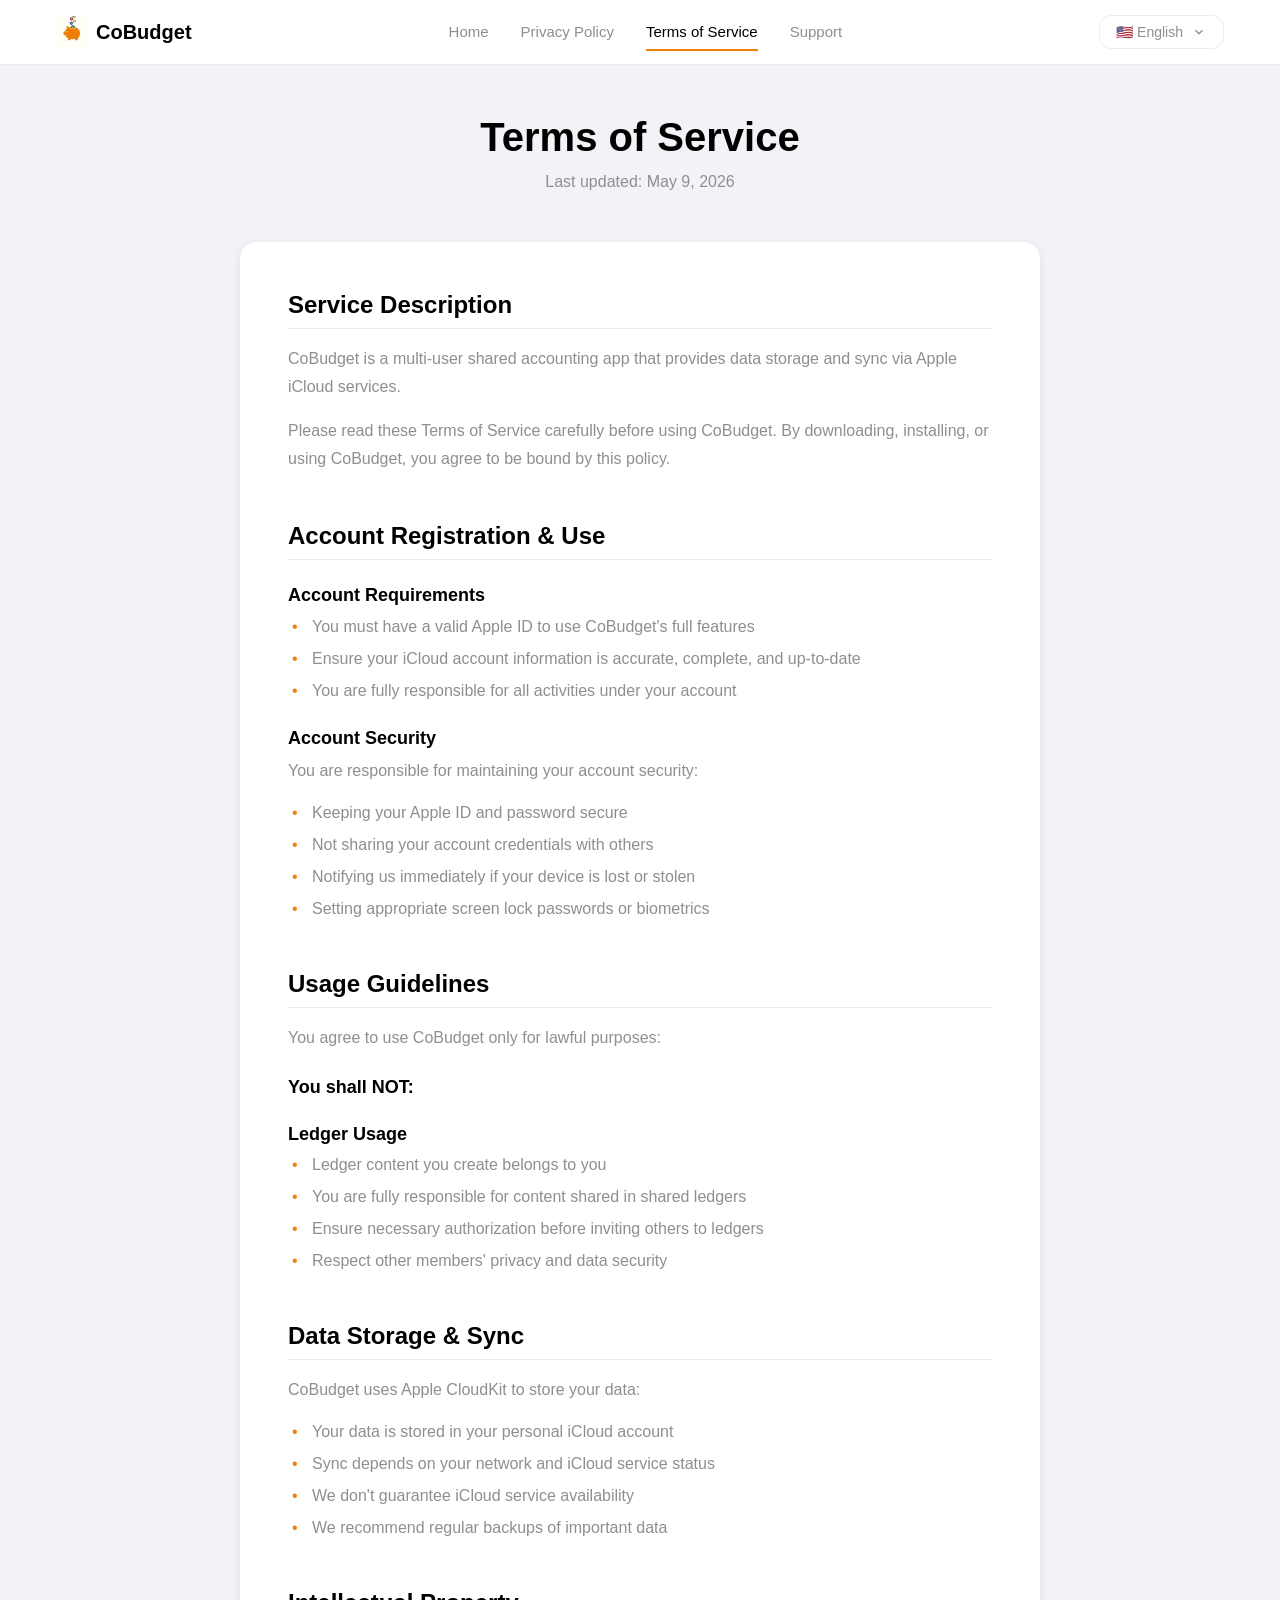
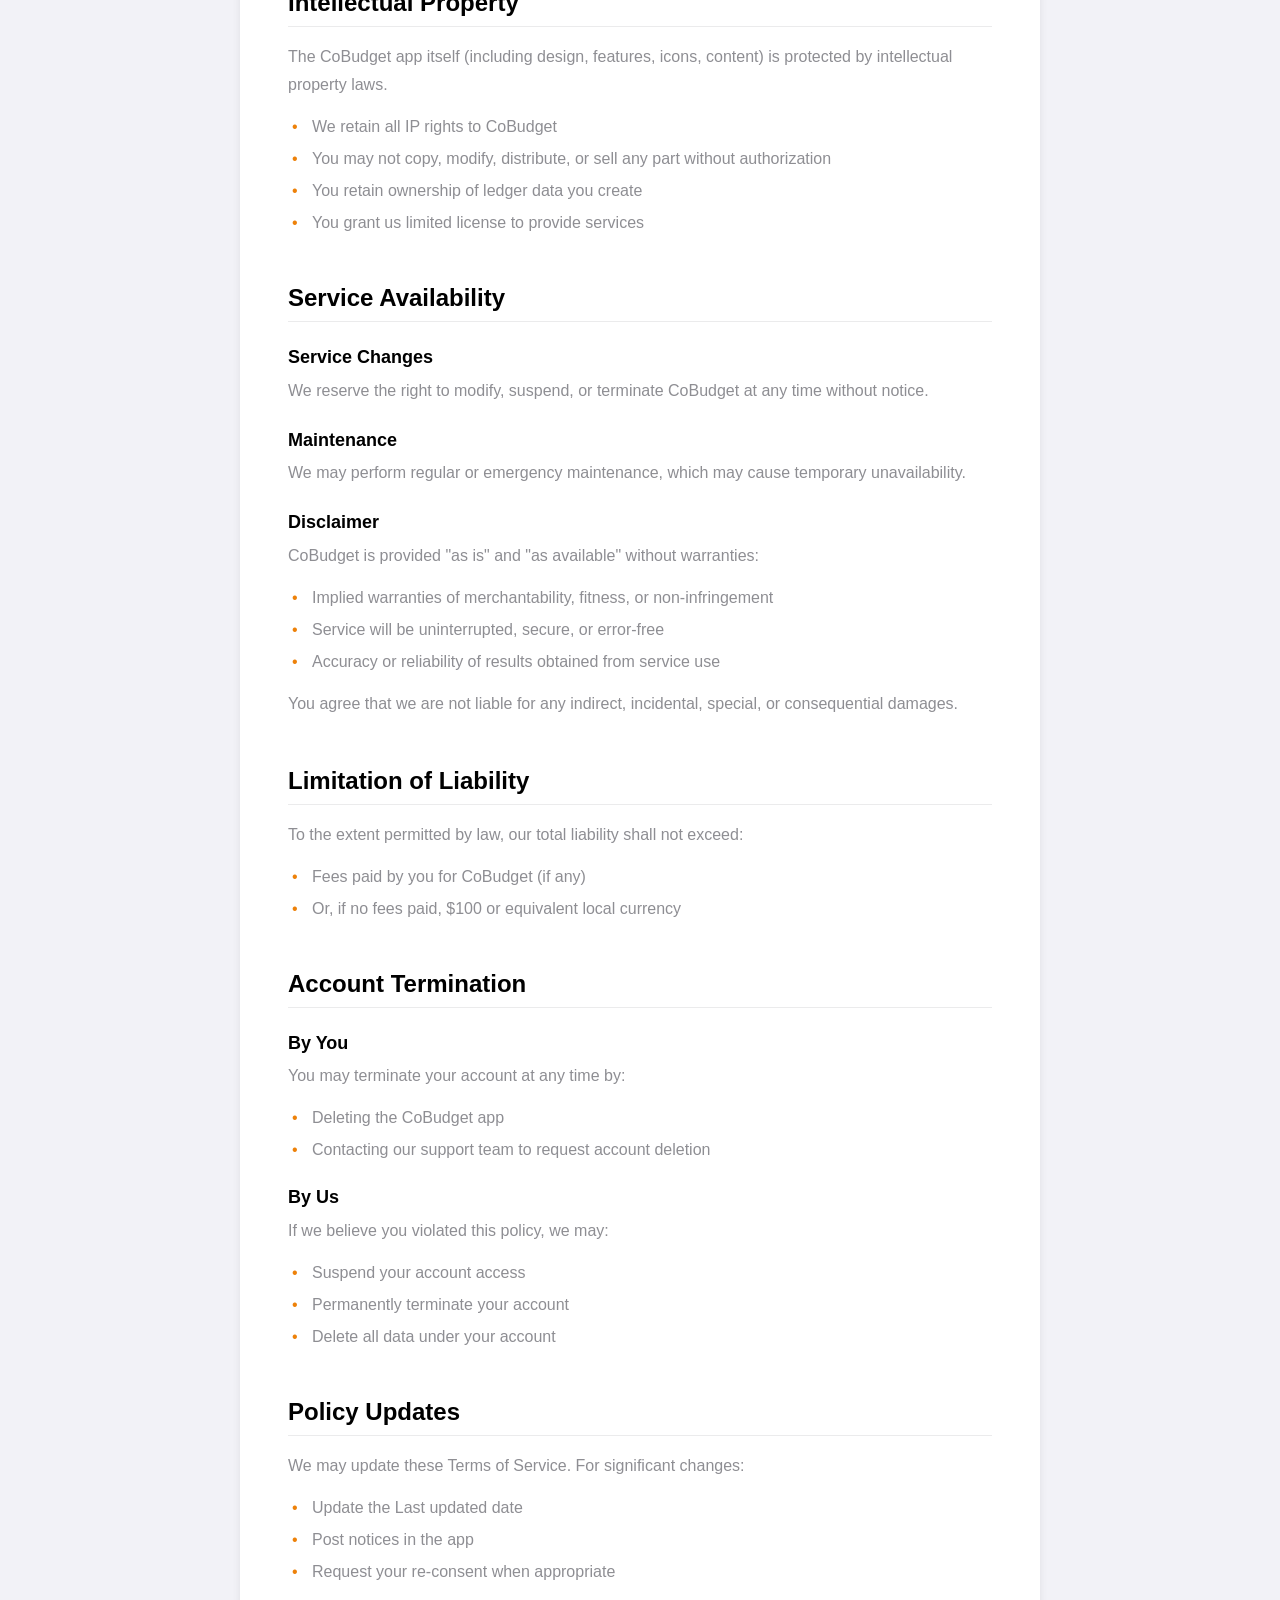
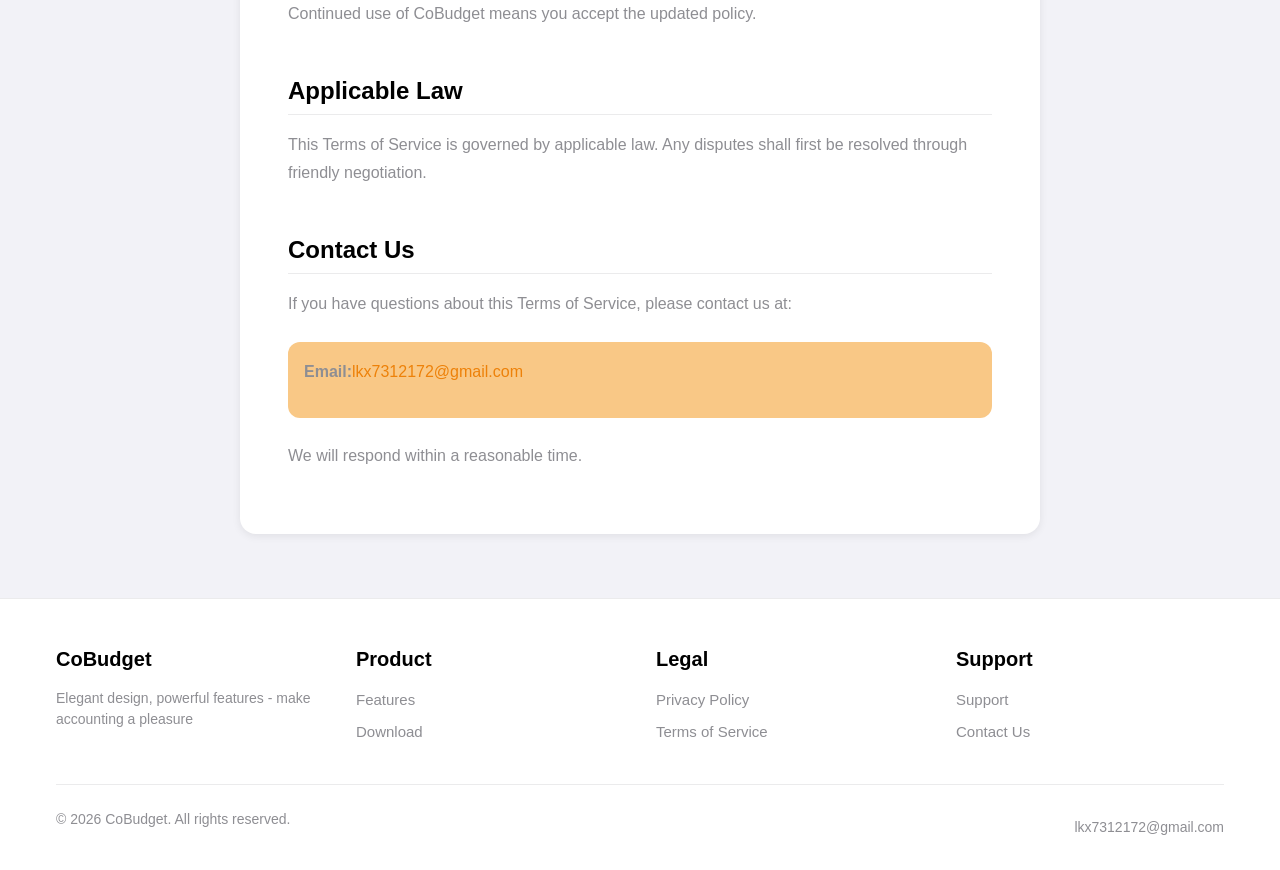
<file: terms.html>
<!DOCTYPE html>
<html lang="zh-CN">
<head>
  <meta charset="UTF-8">
  <meta name="viewport" content="width=device-width, initial-scale=1.0">
  <meta name="description" data-i18n-title="terms.terms_of_service" content="CoBudget 用户政策和服务条款 - 了解使用 CoBudget 的条款和条件。">
  <meta name="theme-color" content="#ED8109">
  <title data-i18n="terms.title">用户政策 - CoBudget</title>
  <link rel="stylesheet" href="css/styles.css">
</head>
<body>
  <!-- Navigation -->
  <nav class="navbar">
    <div class="container">
      <a href="index.html" class="nav-logo">
        <img src="assets/images/logo/CoBudget.png" alt="CoBudget Logo" style="width: 32px; height: 32px; object-fit: contain;">
        <span>CoBudget</span>
      </a>
      <div class="nav-toggle" onclick="toggleMobileMenu()">
        <span></span>
        <span></span>
        <span></span>
      </div>
      <div class="nav-links" id="navLinks">
        <a href="index.html" data-i18n="nav.home">首页</a>
        <a href="privacy.html" data-i18n="nav.privacy">隐私协议</a>
        <a href="terms.html" class="active" data-i18n="nav.terms">用户政策</a>
        <a href="support.html" data-i18n="nav.support">技术支持</a>
      </div>
      <div class="navbar-right">
        <div class="language-selector" id="language-selector">
          <button class="language-btn" onclick="toggleLanguageDropdown()" type="button">
            <span class="current-lang">🌐 Language</span>
            <svg width="16" height="16" viewBox="0 0 24 24" fill="none" xmlns="http://www.w3.org/2000/svg">
              <path d="M7.41 8.59L12 13.17l4.59-4.58L18 10l-6 6-6-6 1.41-1.41z" fill="currentColor"/>
            </svg>
          </button>
          <div class="lang-dropdown"></div>
        </div>
      </div>
    </div>
  </nav>

  <!-- Legal Page Content -->
  <main class="legal-page">
    <div class="container">
      <div class="legal-container">
        <header class="legal-header">
          <h1 data-i18n="terms.title">用户政策</h1>
          <p class="text-secondary" data-i18n="terms.last_updated">最后更新日期：2026年5月9日</p>
        </header>

        <div class="legal-content">
          <h2 data-i18n="terms.service_title">服务说明</h2>
          <p data-i18n="terms.service_p1">CoBudget 是一款多人共享记账应用，通过 Apple iCloud 服务提供数据存储和同步功能。本政策详细说明了您使用 CoBudget 的条款和条件。</p>
          <p data-i18n="terms.service_p2">在使用 CoBudget 之前，请仔细阅读本用户政策。通过下载、安装或使用 CoBudget，您同意接受本政策的约束。如果您不同意本政策的任何条款，请停止使用 CoBudget。</p>

          <h2 data-i18n="terms.account_title">账户注册与使用</h2>
          <h3 data-i18n="terms.account_req_title">账户要求</h3>
          <ul>
            <li data-i18n="terms.account_req_l1">您必须拥有有效的 Apple ID 才能使用 CoBudget 的完整功能</li>
            <li data-i18n="terms.account_req_l2">您需要确保用于登录 iCloud 的账户信息准确、完整且最新</li>
            <li data-i18n="terms.account_req_l3">您对您账户下发生的所有活动负有完全责任</li>
          </ul>

          <h3 data-i18n="terms.account_sec_title">账户安全</h3>
          <p data-i18n="terms.account_sec_p">您有责任维护您的账户安全，包括：</p>
          <ul>
            <li data-i18n="terms.account_sec_l1">保管好您的 Apple ID 和密码</li>
            <li data-i18n="terms.account_sec_l2">不与他人共享您的账户凭证</li>
            <li data-i18n="terms.account_sec_l3">在设备丢失或被盗时立即通知我们</li>
            <li data-i18n="terms.account_sec_l4">为您的设备设置适当的锁屏密码或生物识别</li>
          </ul>

          <h2 data-i18n="terms.usage_title">使用规范</h2>
          <p data-i18n="terms.usage_intro">您同意仅将 CoBudget 用于合法目的，并遵守以下规定：</p>
          <h3 data-i18n="terms.usage_not_title">您不得：</h3>
          <ul id="usage-not-list">
            <!-- Populated by i18n.js -->
          </ul>

          <h3 data-i18n="terms.usage_ledger_title">账本使用</h3>
          <ul>
            <li data-i18n="terms.usage_ledger_l1">您创建的账本内容（包括交易记录、备注等）归您所有</li>
            <li data-i18n="terms.usage_ledger_l2">您对在共享账本中分享的内容负全部责任</li>
            <li data-i18n="terms.usage_ledger_l3">邀请他人加入账本前，请确保获得必要的授权</li>
            <li data-i18n="terms.usage_ledger_l4">尊重其他成员的隐私和数据安全</li>
          </ul>

          <h2 data-i18n="terms.data_title">数据存储与同步</h2>
          <p data-i18n="terms.data_p">CoBudget 使用 Apple CloudKit 服务存储您的数据：</p>
          <ul>
            <li data-i18n="terms.data_l1">您的数据存储在您的个人 iCloud 账户中</li>
            <li data-i18n="terms.data_l2">数据同步依赖于您的网络连接和 iCloud 服务状态</li>
            <li data-i18n="terms.data_l3">我们不对 iCloud 服务的可用性或性能做出保证</li>
            <li data-i18n="terms.data_l4">建议您定期备份重要数据</li>
          </ul>

          <h2 data-i18n="terms.ip_title">知识产权</h2>
          <p data-i18n="terms.ip_p">CoBudget 应用本身（包括但不限于界面设计、功能逻辑、图标、文字内容）受知识产权法律保护。</p>
          <ul>
            <li data-i18n="terms.ip_l1">我们保留 CoBudget 的所有知识产权</li>
            <li data-i18n="terms.ip_l2">未经授权，您不得复制、修改、分发或出售 CoBudget 的任何部分</li>
            <li data-i18n="terms.ip_l3">您保留您创建的账本数据的所有权</li>
            <li data-i18n="terms.ip_l4">您授予我们有限的许可，以便提供服务</li>
          </ul>

          <h2 data-i18n="terms.availability_title">服务可用性</h2>
          <h3 data-i18n="terms.availability_change_title">服务变更</h3>
          <p data-i18n="terms.availability_change_p">我们保留随时修改、暂停或终止 CoBudget（或其任何部分）的权利，恕不另行通知。我们不对因服务变更导致的任何损失负责。</p>

          <h3 data-i18n="terms.availability_maint_title">维护</h3>
          <p data-i18n="terms.availability_maint_p">我们可能会进行定期或紧急维护，这可能导致服务暂时不可用。我们将尽合理努力提前通知您计划维护，但无法保证即时通知。</p>

          <h3 data-i18n="terms.availability_disclaimer_title">免责声明</h3>
          <p data-i18n="terms.availability_disclaimer_p">CoBudget 按"原样"和"可用"提供，不提供任何明示或暗示的保证，包括但不限于：</p>
          <ul>
            <li data-i18n="terms.availability_disclaimer_l1">适销性、特定用途适用性或不侵权的暗示保证</li>
            <li data-i18n="terms.availability_disclaimer_l2">服务将不间断、安全或无错误的保证</li>
            <li data-i18n="terms.availability_disclaimer_l3">通过使用服务获得的结果的准确性或可靠性的保证</li>
          </ul>
          <p data-i18n="terms.availability_disclaimer_p2">您明确理解并同意，在适用法律允许的最大范围内，我们不对任何间接、附带、特殊、后果性或惩罚性损害负责。</p>

          <h2 data-i18n="terms.liability_title">责任限制</h2>
          <p data-i18n="terms.liability_p">在法律允许的范围内，我们的总责任不超过：</p>
          <ul>
            <li data-i18n="terms.liability_l1">您为 CoBudget 支付的费用（如有）</li>
            <li data-i18n="terms.liability_l2">或者，在未支付任何费用的情况下，为 100 美元或等值的当地货币</li>
          </ul>

          <h2 data-i18n="terms.termination_title">账户终止</h2>
          <h3 data-i18n="terms.termination_user_title">由您终止</h3>
          <p data-i18n="terms.termination_user_p">您可以随时通过以下方式终止您的账户：</p>
          <ul>
            <li data-i18n="terms.termination_user_l1">删除 CoBudget 应用</li>
            <li data-i18n="terms.termination_user_l2">联系我们的支持团队请求账户删除</li>
          </ul>

          <h3 data-i18n="terms.termination_us_title">由我们终止</h3>
          <p data-i18n="terms.termination_us_p">如果我们认为您违反了本政策，我们可以：</p>
          <ul>
            <li data-i18n="terms.termination_us_l1">暂停您的账户访问权限</li>
            <li data-i18n="terms.termination_us_l2">永久终止您的账户</li>
            <li data-i18n="terms.termination_us_l3">删除您账户下的所有数据</li>
          </ul>

          <h2 data-i18n="terms.policy_updates_title">政策更新</h2>
          <p data-i18n="terms.policy_updates_p">我们可能会不时更新本用户政策。更新时，我们会：</p>
          <ul>
            <li data-i18n="terms.policy_updates_l1">修改页面顶部的"最后更新日期"</li>
            <li data-i18n="terms.policy_updates_l2">在应用中发布更新通知</li>
            <li data-i18n="terms.policy_updates_l3">在适当情况下请求您重新同意</li>
          </ul>
          <p data-i18n="terms.policy_updates_p2">继续使用 CoBudget 即表示您接受更新后的政策。</p>

          <h2 data-i18n="terms.applicable_law_title">适用法律</h2>
          <p data-i18n="terms.applicable_law_p">本用户政策受中华人民共和国法律管辖。因本政策引起的任何争议，双方应首先友好协商解决；协商不成的，任何一方可向有管辖权的人民法院提起诉讼。</p>

          <h2 data-i18n="terms.contact_title">联系我们</h2>
          <p data-i18n="terms.contact_p">如果您对本用户政策有任何疑问，请通过以下方式联系我们：</p>
          <div class="highlight-box">
            <p><strong data-i18n="terms.contact_email">电子邮件：</strong><a href="mailto:lkx7312172@gmail.com">lkx7312172@gmail.com</a></p>
          </div>
          <p data-i18n="terms.contact_p2">我们将在合理的时间内回复您的请求。</p>
        </div>
      </div>
    </div>
  </main>

  <!-- Footer -->
  <footer class="footer">
    <div class="container">
      <div class="footer-content">
        <div class="footer-section">
          <h4>CoBudget</h4>
          <p class="text-secondary text-small" data-i18n="features.subtitle">多人共享记账，让财务记录变得简单。</p>
        </div>
        <div class="footer-section">
          <h4 data-i18n="footer.product">产品</h4>
          <ul>
            <li><a href="index.html#features" data-i18n="footer.features">功能特点</a></li>
            <li><a href="index.html#download" data-i18n="footer.download">下载</a></li>
          </ul>
        </div>
        <div class="footer-section">
          <h4 data-i18n="footer.legal">法律</h4>
          <ul>
            <li><a href="privacy.html" data-i18n="footer.privacy_policy">隐私协议</a></li>
            <li><a href="terms.html" data-i18n="footer.terms_of_service">用户政策</a></li>
          </ul>
        </div>
        <div class="footer-section">
          <h4 data-i18n="footer.support">支持</h4>
          <ul>
            <li><a href="support.html" data-i18n="nav.support">技术支持</a></li>
            <li><a href="mailto:lkx7312172@gmail.com" data-i18n="footer.contact_us">联系我们</a></li>
          </ul>
        </div>
      </div>
      <div class="footer-bottom">
        <p data-i18n="footer.copyright">© 2026 CoBudget. 保留所有权利。</p>
        <div class="footer-links">
          <a href="mailto:lkx7312172@gmail.com">lkx7312172@gmail.com</a>
        </div>
      </div>
    </div>
  </footer>

  <script src="js/i18n.js"></script>
  <script src="js/main.js"></script>
</body>
</html>
</file>
<file: css/styles.css>
/* ==========================================
   CoBudget / ShareLedger Website Styles
   设计风格与 iOS 应用保持一致
   ========================================== */

/* CSS Variables - 与 iOS 应用主题色对应 */
:root {
  /* Primary Colors - 主题色 (orange) */
  --primary: #ED8109;
  --primary-light: #F9C886;
  --primary-dark: #C96D08;

  /* Semantic Colors */
  --income: #34C759;
  --expense: #FF3B30;

  /* Light Mode Colors */
  --bg-primary: #F2F2F7;
  --bg-secondary: #FFFFFF;
  --bg-tertiary: #FFFFFF;
  --text-primary: #000000;
  --text-secondary: #8E8E93;
  --text-tertiary: #C7C7CC;
  --border-color: rgba(60, 60, 67, 0.1);
  --divider: rgba(60, 60, 67, 0.1);

  /* Shadows */
  --shadow-sm: 0 2px 8px rgba(0, 0, 0, 0.08);
  --shadow-md: 0 4px 16px rgba(0, 0, 0, 0.1);
  --shadow-lg: 0 8px 32px rgba(0, 0, 0, 0.12);

  /* Spacing */
  --spacing-xs: 4px;
  --spacing-sm: 8px;
  --spacing-md: 16px;
  --spacing-lg: 24px;
  --spacing-xl: 32px;
  --spacing-2xl: 48px;
  --spacing-3xl: 64px;

  /* Border Radius */
  --radius-sm: 8px;
  --radius-md: 12px;
  --radius-lg: 16px;
  --radius-xl: 24px;

  /* Transitions */
  --transition-fast: 150ms ease;
  --transition-normal: 250ms ease;
  --transition-slow: 350ms ease;
}

/* Dark Mode */
@media (prefers-color-scheme: dark) {
  :root {
    --bg-primary: #000000;
    --bg-secondary: #1C1C1E;
    --bg-tertiary: #2C2C2E;
    --text-primary: #FFFFFF;
    --text-secondary: #8E8E93;
    --text-tertiary: #48484A;
    --border-color: rgba(84, 84, 88, 0.6);
    --divider: rgba(84, 84, 88, 0.6);

    --shadow-sm: 0 2px 8px rgba(0, 0, 0, 0.3);
    --shadow-md: 0 4px 16px rgba(0, 0, 0, 0.4);
    --shadow-lg: 0 8px 32px rgba(0, 0, 0, 0.5);
  }
}

/* ==========================================
   Base Styles
   ========================================== */

* {
  margin: 0;
  padding: 0;
  box-sizing: border-box;
}

html {
  scroll-behavior: smooth;
  -webkit-text-size-adjust: 100%;
}

body {
  font-family: -apple-system, BlinkMacSystemFont, 'SF Pro Text', 'SF Pro Display', 'Helvetica Neue', Arial, sans-serif;
  font-size: 16px;
  line-height: 1.5;
  color: var(--text-primary);
  background-color: var(--bg-primary);
  -webkit-font-smoothing: antialiased;
  -moz-osx-font-smoothing: grayscale;
}

a {
  color: var(--primary);
  text-decoration: none;
  transition: color var(--transition-fast);
}

a:hover {
  color: var(--primary-dark);
}

img {
  max-width: 100%;
  height: auto;
  display: block;
}

ul, ol {
  list-style: none;
}

/* ==========================================
   Typography
   ========================================== */

h1, h2, h3, h4, h5, h6 {
  font-weight: 600;
  line-height: 1.25;
  color: var(--text-primary);
}

h1 {
  font-size: 2.5rem;
  font-weight: 700;
}

h2 {
  font-size: 2rem;
  font-weight: 700;
}

h3 {
  font-size: 1.5rem;
  font-weight: 600;
}

h4 {
  font-size: 1.25rem;
  font-weight: 600;
}

p {
  margin-bottom: var(--spacing-md);
}

.text-secondary {
  color: var(--text-secondary);
}

.text-small {
  font-size: 0.875rem;
}

.text-center {
  text-align: center;
}

/* ==========================================
   Layout
   ========================================== */

.container {
  width: 100%;
  max-width: 1200px;
  margin: 0 auto;
  padding: 0 var(--spacing-md);
}

.section {
  padding: var(--spacing-3xl) 0;
}

.section-header {
  text-align: center;
  margin-bottom: var(--spacing-2xl);
}

.section-header h2 {
  margin-bottom: var(--spacing-sm);
}

.section-header p {
  color: var(--text-secondary);
  max-width: 600px;
  margin: 0 auto;
}

/* ==========================================
   Navigation
   ========================================== */

.navbar {
  position: fixed;
  top: 0;
  left: 0;
  right: 0;
  background: var(--bg-secondary);
  border-bottom: 1px solid var(--border-color);
  z-index: 1000;
  backdrop-filter: blur(20px);
  -webkit-backdrop-filter: blur(20px);
}

.navbar .container {
  display: flex;
  justify-content: space-between;
  align-items: center;
  height: 64px;
}

.nav-logo {
  display: flex;
  align-items: center;
  gap: var(--spacing-sm);
  font-weight: 600;
  font-size: 1.25rem;
  color: var(--text-primary);
}

.nav-logo svg {
  width: 32px;
  height: 32px;
}

.nav-links {
  display: flex;
  gap: var(--spacing-xl);
}

.nav-links a {
  color: var(--text-secondary);
  font-weight: 500;
  font-size: 0.9375rem;
  padding: var(--spacing-sm) 0;
  position: relative;
  transition: color var(--transition-fast);
}

.nav-links a::after {
  content: '';
  position: absolute;
  bottom: 0;
  left: 0;
  width: 0;
  height: 2px;
  background: var(--primary);
  transition: width var(--transition-normal);
}

.nav-links a:hover,
.nav-links a.active {
  color: var(--text-primary);
}

.nav-links a:hover::after,
.nav-links a.active::after {
  width: 100%;
}

/* Mobile Menu */
.nav-toggle {
  display: none;
  flex-direction: column;
  gap: 5px;
  cursor: pointer;
  padding: var(--spacing-sm);
}

.nav-toggle span {
  width: 24px;
  height: 2px;
  background: var(--text-primary);
  transition: var(--transition-fast);
}

@media (max-width: 768px) {
  .nav-toggle {
    display: flex;
  }

  .nav-links {
    position: fixed;
    top: 64px;
    left: 0;
    right: 0;
    background: var(--bg-secondary);
    flex-direction: column;
    padding: var(--spacing-md);
    gap: 0;
    border-bottom: 1px solid var(--border-color);
    transform: translateY(-100%);
    opacity: 0;
    pointer-events: none;
    transition: all var(--transition-normal);
  }

  .nav-links.active {
    transform: translateY(0);
    opacity: 1;
    pointer-events: auto;
  }

  .nav-links a {
    padding: var(--spacing-md);
    border-bottom: 1px solid var(--divider);
  }

  .nav-links a::after {
    display: none;
  }

  h1 {
    font-size: 2rem;
  }

  h2 {
    font-size: 1.75rem;
  }
}

/* ==========================================
   Buttons
   ========================================== */

.btn {
  display: inline-flex;
  align-items: center;
  justify-content: center;
  gap: var(--spacing-sm);
  padding: var(--spacing-md) var(--spacing-lg);
  font-size: 1rem;
  font-weight: 600;
  border-radius: var(--radius-md);
  border: none;
  cursor: pointer;
  transition: all var(--transition-fast);
  text-decoration: none;
}

.btn-primary {
  background: var(--primary);
  color: white;
}

.btn-primary:hover {
  background: var(--primary-dark);
  color: white;
  transform: translateY(-2px);
  box-shadow: var(--shadow-md);
}

.btn-secondary {
  background: var(--bg-tertiary);
  color: var(--text-primary);
  border: 1px solid var(--border-color);
}

.btn-secondary:hover {
  background: var(--bg-secondary);
  border-color: var(--primary);
}

.btn-outline {
  background: transparent;
  color: var(--primary);
  border: 2px solid var(--primary);
}

.btn-outline:hover {
  background: var(--primary);
  color: white;
}

.btn-lg {
  padding: var(--spacing-md) var(--spacing-xl);
  font-size: 1.125rem;
}

/* ==========================================
   Cards
   ========================================== */

.card {
  background: var(--bg-secondary);
  border-radius: var(--radius-lg);
  padding: var(--spacing-lg);
  box-shadow: var(--shadow-sm);
  transition: all var(--transition-normal);
}

.card:hover {
  box-shadow: var(--shadow-md);
  transform: translateY(-4px);
}

.card-header {
  margin-bottom: var(--spacing-md);
}

.card-icon {
  width: 48px;
  height: 48px;
  border-radius: var(--radius-md);
  display: flex;
  align-items: center;
  justify-content: center;
  margin-bottom: var(--spacing-md);
}

.card-icon svg {
  width: 24px;
  height: 24px;
  color: white;
}

.card-icon.blue { background: #007AFF; }
.card-icon.green { background: #34C759; }
.card-icon.orange { background: #FF9500; }
.card-icon.purple { background: #AF52DE; }
.card-icon.red { background: #FF3B30; }

.card h3 {
  margin-bottom: var(--spacing-sm);
}

.card p {
  color: var(--text-secondary);
  margin-bottom: 0;
}

/* ==========================================
   Hero Section
   ========================================== */

.hero {
  padding-top: calc(64px + var(--spacing-3xl));
  padding-bottom: var(--spacing-3xl);
  background: linear-gradient(180deg, var(--bg-secondary) 0%, var(--bg-primary) 100%);
  text-align: center;
}

.hero-content {
  max-width: 800px;
  margin: 0 auto;
}

.hero h1 {
  margin-bottom: var(--spacing-md);
}

.hero-subtitle {
  font-size: 1.25rem;
  color: var(--text-secondary);
  margin-bottom: var(--spacing-xl);
  max-width: 600px;
  margin-left: auto;
  margin-right: auto;
}

.hero-buttons {
  display: flex;
  gap: var(--spacing-md);
  justify-content: center;
  flex-wrap: wrap;
  margin-bottom: var(--spacing-2xl);
}

.hero-image {
  margin-top: var(--spacing-2xl);
  border-radius: var(--radius-xl);
  overflow: hidden;
  box-shadow: var(--shadow-lg);
  max-width: 400px;
  margin-left: auto;
  margin-right: auto;
}

/* ==========================================
   Features Section
   ========================================== */

.features {
  background: var(--bg-primary);
}

.features-grid {
  display: grid;
  grid-template-columns: repeat(auto-fit, minmax(280px, 1fr));
  gap: var(--spacing-lg);
}

/* ==========================================
   Download Section
   ========================================== */

.download {
  background: linear-gradient(135deg, var(--primary-light) 0%, var(--bg-secondary) 100%);
}

@media (prefers-color-scheme: dark) {
  .download {
    background: linear-gradient(135deg, var(--primary) 0%, var(--bg-secondary) 100%);
  }
}

.download-buttons {
  display: flex;
  gap: var(--spacing-md);
  justify-content: center;
  flex-wrap: wrap;
  margin-top: var(--spacing-xl);
}

.store-badge {
  display: inline-flex;
  align-items: center;
  gap: var(--spacing-sm);
  padding: var(--spacing-md) var(--spacing-lg);
  background: #000;
  color: #fff;
  border-radius: var(--radius-md);
  font-weight: 500;
  transition: transform var(--transition-fast);
}

.store-badge:hover {
  transform: scale(1.05);
  color: #fff;
}

.store-badge svg {
  width: 24px;
  height: 24px;
}

.store-badge-text {
  text-align: left;
}

.store-badge-text span {
  display: block;
  font-size: 0.75rem;
}

.store-badge-text strong {
  font-size: 1.125rem;
}

/* ==========================================
   Footer
   ========================================== */

.footer {
  background: var(--bg-secondary);
  border-top: 1px solid var(--border-color);
  padding: var(--spacing-2xl) 0 var(--spacing-lg);
}

.footer-content {
  display: grid;
  grid-template-columns: repeat(auto-fit, minmax(200px, 1fr));
  gap: var(--spacing-xl);
  margin-bottom: var(--spacing-xl);
}

.footer-section h4 {
  margin-bottom: var(--spacing-md);
  color: var(--text-primary);
}

.footer-section ul li {
  margin-bottom: var(--spacing-sm);
}

.footer-section a {
  color: var(--text-secondary);
  font-size: 0.9375rem;
}

.footer-section a:hover {
  color: var(--primary);
}

.footer-bottom {
  padding-top: var(--spacing-lg);
  border-top: 1px solid var(--divider);
  display: flex;
  justify-content: space-between;
  align-items: center;
  flex-wrap: wrap;
  gap: var(--spacing-md);
  font-size: 0.875rem;
  color: var(--text-secondary);
}

.footer-links {
  display: flex;
  gap: var(--spacing-lg);
}

.footer-links a {
  color: var(--text-secondary);
}

/* ==========================================
   Legal Pages (Privacy, Terms, Support)
   ========================================== */

.legal-page {
  padding-top: calc(64px + var(--spacing-2xl));
  padding-bottom: var(--spacing-3xl);
  min-height: 100vh;
}

.legal-container {
  max-width: 800px;
  margin: 0 auto;
}

.legal-header {
  text-align: center;
  margin-bottom: var(--spacing-2xl);
}

.legal-header h1 {
  margin-bottom: var(--spacing-sm);
}

.legal-content {
  background: var(--bg-secondary);
  border-radius: var(--radius-lg);
  padding: var(--spacing-2xl);
  box-shadow: var(--shadow-sm);
}

.legal-content h2 {
  font-size: 1.5rem;
  margin-top: var(--spacing-2xl);
  margin-bottom: var(--spacing-md);
  padding-bottom: var(--spacing-sm);
  border-bottom: 1px solid var(--divider);
}

.legal-content h2:first-child {
  margin-top: 0;
}

.legal-content h3 {
  font-size: 1.125rem;
  margin-top: var(--spacing-lg);
  margin-bottom: var(--spacing-sm);
}

.legal-content p {
  color: var(--text-secondary);
  line-height: 1.75;
}

.legal-content ul {
  margin-bottom: var(--spacing-md);
  padding-left: var(--spacing-lg);
}

.legal-content ul li {
  color: var(--text-secondary);
  margin-bottom: var(--spacing-sm);
  position: relative;
}

.legal-content ul li::before {
  content: '•';
  position: absolute;
  left: -20px;
  color: var(--primary);
}

.legal-content a {
  color: var(--primary);
}

.legal-content .highlight-box {
  background: var(--primary-light);
  padding: var(--spacing-md);
  border-radius: var(--radius-md);
  margin: var(--spacing-lg) 0;
}

@media (prefers-color-scheme: dark) {
  .legal-content .highlight-box {
    background: rgba(250, 159, 174, 0.15);
  }
}

/* ==========================================
   FAQ Section
   ========================================== */

.faq-item {
  border-bottom: 1px solid var(--divider);
  padding: var(--spacing-md) 0;
}

.faq-item:last-child {
  border-bottom: none;
}

.faq-question {
  display: flex;
  justify-content: space-between;
  align-items: center;
  cursor: pointer;
  font-weight: 600;
  color: var(--text-primary);
  gap: var(--spacing-md);
}

.faq-question svg {
  flex-shrink: 0;
  transition: transform var(--transition-fast);
  color: var(--text-secondary);
}

.faq-item.active .faq-question svg {
  transform: rotate(180deg);
}

.faq-answer {
  max-height: 0;
  overflow: hidden;
  transition: max-height var(--transition-normal), padding var(--transition-normal);
}

.faq-item.active .faq-answer {
  max-height: 500px;
  padding-top: var(--spacing-md);
}

.faq-answer p {
  color: var(--text-secondary);
  margin-bottom: 0;
}

/* ==========================================
   Contact Section
   ========================================== */

.contact-box {
  background: var(--bg-secondary);
  border-radius: var(--radius-lg);
  padding: var(--spacing-xl);
  text-align: center;
  box-shadow: var(--shadow-sm);
}

.contact-box svg {
  width: 48px;
  height: 48px;
  color: var(--primary);
  margin-bottom: var(--spacing-md);
}

.contact-box h3 {
  margin-bottom: var(--spacing-sm);
}

.contact-box p {
  color: var(--text-secondary);
  margin-bottom: var(--spacing-md);
}

.contact-email {
  display: inline-flex;
  align-items: center;
  gap: var(--spacing-sm);
  font-size: 1.125rem;
  font-weight: 600;
}

/* ==========================================
   Animations
   ========================================== */

@keyframes fadeIn {
  from {
    opacity: 0;
    transform: translateY(20px);
  }
  to {
    opacity: 1;
    transform: translateY(0);
  }
}

.fade-in {
  animation: fadeIn 0.6s ease forwards;
}

.fade-in-delay-1 {
  animation-delay: 0.1s;
  opacity: 0;
}

.fade-in-delay-2 {
  animation-delay: 0.2s;
  opacity: 0;
}

.fade-in-delay-3 {
  animation-delay: 0.3s;
  opacity: 0;
}

/* ==========================================
   Utility Classes
   ========================================== */

.mb-0 { margin-bottom: 0; }
.mb-sm { margin-bottom: var(--spacing-sm); }
.mb-md { margin-bottom: var(--spacing-md); }
.mb-lg { margin-bottom: var(--spacing-lg); }
.mb-xl { margin-bottom: var(--spacing-xl); }

.mt-0 { margin-top: 0; }
.mt-sm { margin-top: var(--spacing-sm); }
.mt-md { margin-top: var(--spacing-md); }
.mt-lg { margin-top: var(--spacing-lg); }
.mt-xl { margin-top: var(--spacing-xl); }

.flex { display: flex; }
.flex-col { flex-direction: column; }
.items-center { align-items: center; }
.justify-center { justify-content: center; }
.gap-sm { gap: var(--spacing-sm); }
.gap-md { gap: var(--spacing-md); }
.gap-lg { gap: var(--spacing-lg); }

/* ==========================================
   Language Selector
   ========================================== */

.language-selector {
  position: relative;
}

.language-btn {
  display: flex;
  align-items: center;
  gap: var(--spacing-sm);
  padding: var(--spacing-sm) var(--spacing-md);
  background: transparent;
  border: 1px solid var(--border-color);
  border-radius: var(--radius-md);
  cursor: pointer;
  font-size: 0.875rem;
  color: var(--text-secondary);
  transition: all var(--transition-fast);
}

.language-btn:hover {
  border-color: var(--primary);
  color: var(--text-primary);
}

.lang-dropdown {
  position: absolute;
  top: calc(100% + var(--spacing-sm));
  right: 0;
  min-width: 180px;
  max-height: 320px;
  overflow-y: auto;
  background: var(--bg-secondary);
  border: 1px solid var(--border-color);
  border-radius: var(--radius-md);
  box-shadow: var(--shadow-lg);
  opacity: 0;
  visibility: hidden;
  transform: translateY(-8px);
  transition: all var(--transition-fast);
  z-index: 1001;
}

.language-selector.active .lang-dropdown {
  opacity: 1;
  visibility: visible;
  transform: translateY(0);
}

.lang-option {
  display: flex;
  align-items: center;
  gap: var(--spacing-sm);
  width: 100%;
  padding: var(--spacing-md);
  background: transparent;
  border: none;
  cursor: pointer;
  text-align: left;
  font-size: 0.875rem;
  color: var(--text-primary);
  transition: background var(--transition-fast);
}

.lang-option:hover {
  background: var(--bg-primary);
}

.lang-option.active {
  background: var(--primary-light);
  color: var(--primary-dark);
}

@media (prefers-color-scheme: dark) {
  .lang-option.active {
    background: rgba(250, 159, 174, 0.2);
  }
}

.lang-flag {
  font-size: 1.25rem;
}

.lang-name {
  flex: 1;
}

/* ==========================================
   Screenshots Section
   ========================================== */

.screenshots {
  background: var(--bg-primary);
}

.screenshots-grid {
  display: grid;
  grid-template-columns: repeat(5, 1fr);
  gap: var(--spacing-lg);
}

@media (max-width: 1200px) {
  .screenshots-grid {
    grid-template-columns: repeat(3, 1fr);
  }
}

@media (max-width: 768px) {
  .screenshots-grid {
    grid-template-columns: repeat(2, 1fr);
  }
}

@media (max-width: 480px) {
  .screenshots-grid {
    grid-template-columns: 1fr;
  }
}

.screenshot-item {
  position: relative;
  border-radius: var(--radius-lg);
  overflow: hidden;
  background: var(--bg-secondary);
  box-shadow: var(--shadow-md);
  transition: all var(--transition-normal);
}

.screenshot-item:hover {
  transform: translateY(-8px) scale(1.02);
  box-shadow: var(--shadow-lg);
}

.screenshot-item img {
  width: 100%;
  aspect-ratio: 9/19.5;
  object-fit: cover;
}

.screenshot-label {
  position: absolute;
  bottom: 0;
  left: 0;
  right: 0;
  padding: var(--spacing-md);
  background: linear-gradient(transparent, rgba(0, 0, 0, 0.7));
  color: white;
  font-size: 0.875rem;
  font-weight: 500;
  text-align: center;
}

/* ==========================================
   Navbar Right Side
   ========================================== */

.navbar-right {
  display: flex;
  align-items: center;
  gap: var(--spacing-md);
}

@media (max-width: 768px) {
  .navbar-right {
    position: fixed;
    top: 64px;
    right: 0;
    bottom: 0;
    width: 200px;
    flex-direction: column;
    padding: var(--spacing-md);
    background: var(--bg-secondary);
    border-left: 1px solid var(--border-color);
    transform: translateX(100%);
    transition: transform var(--transition-normal);
    z-index: 999;
  }

  .navbar-right.active {
    transform: translateX(0);
  }

  .language-selector {
    width: 100%;
  }

  .language-btn {
    width: 100%;
    justify-content: center;
  }

  .lang-dropdown {
    position: static;
    width: 100%;
    max-height: 200px;
    margin-top: var(--spacing-sm);
    transform: none;
  }
}
</file>
